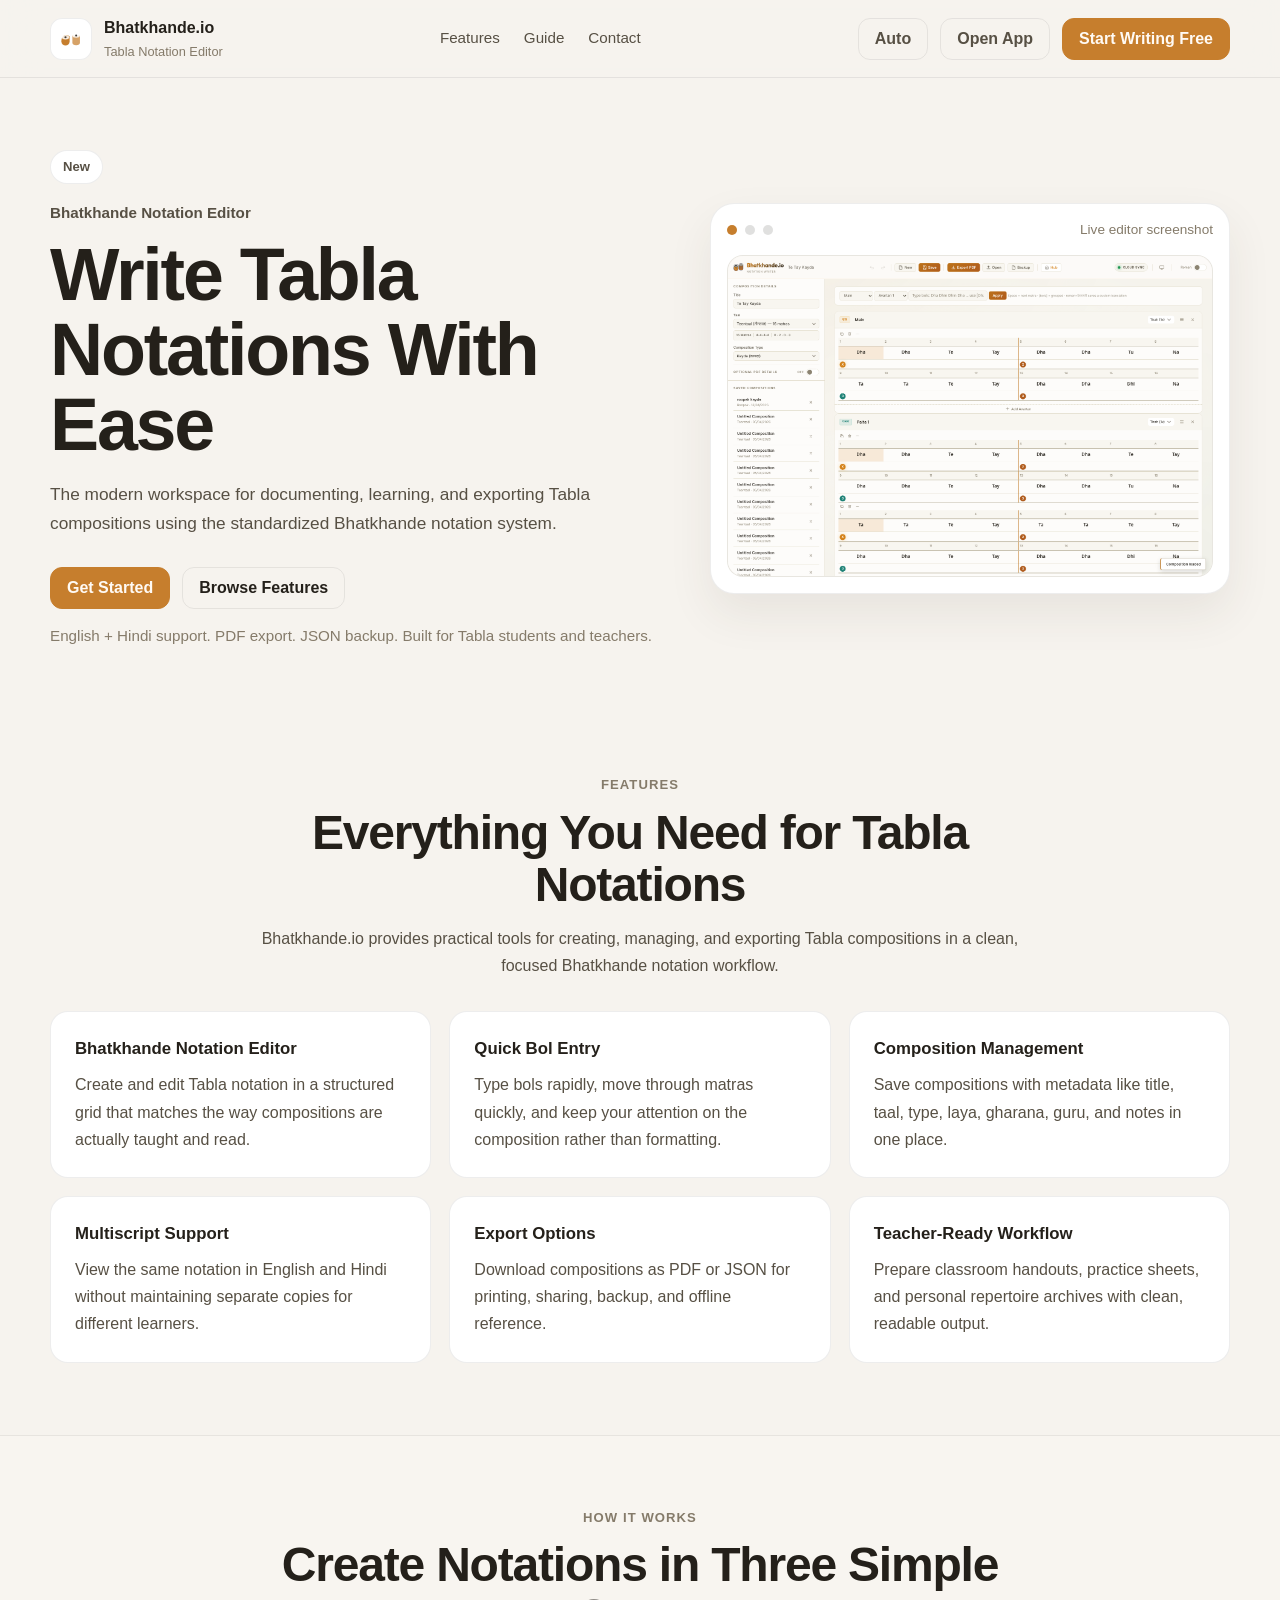
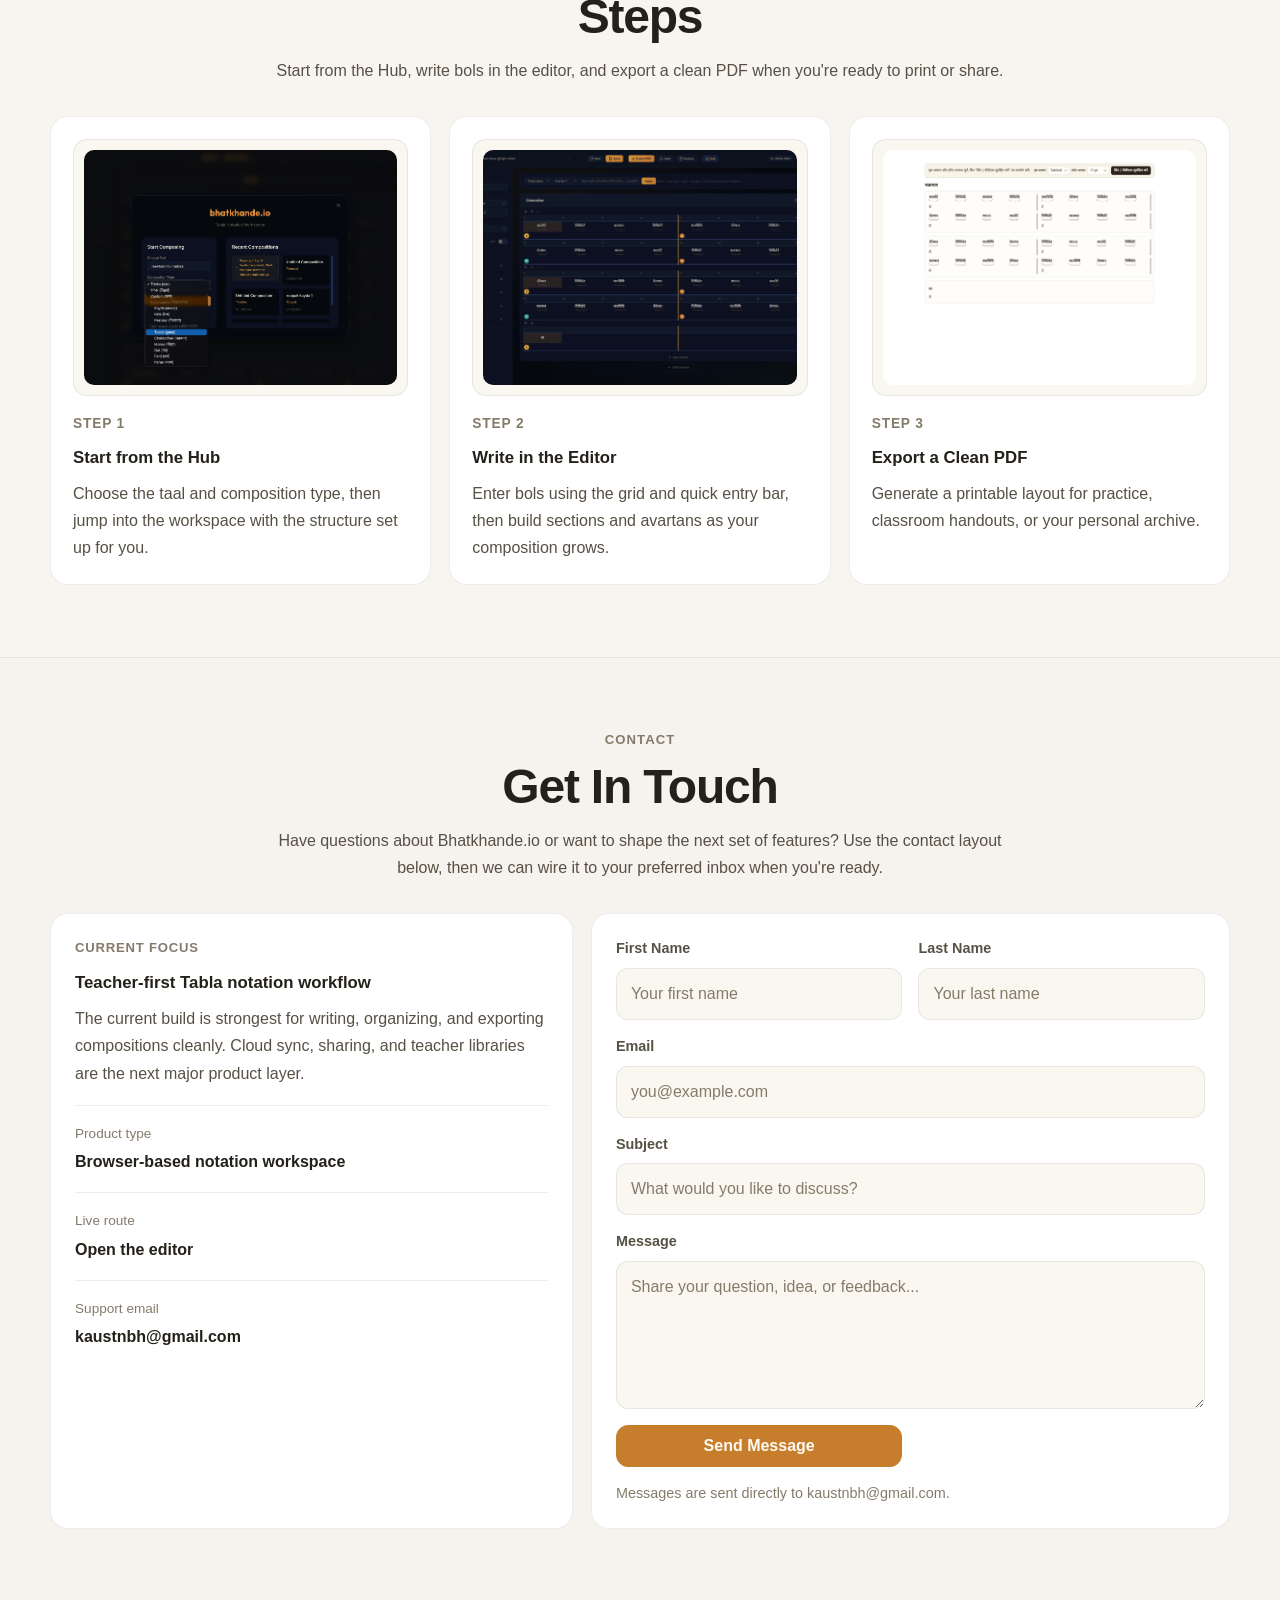
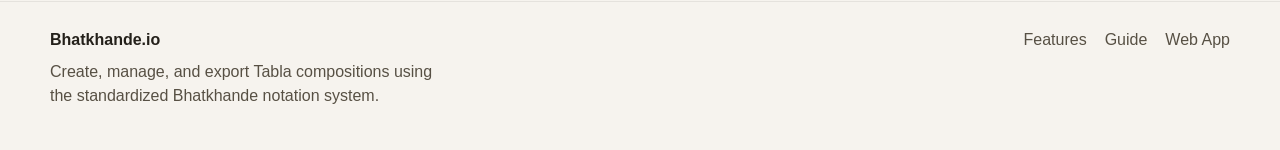
<file: index.html>
<!DOCTYPE html>
<html lang="en">

<head>
  <meta charset="UTF-8">
  <meta name="viewport" content="width=device-width, initial-scale=1.0">
  <meta name="description"
    content="Bhatkhande.io helps Tabla students and teachers create, organize, and export Bhatkhande notation with ease.">
  <title>Bhatkhande.io — Tabla Notation Workspace</title>
  <link rel="manifest" href="manifest.json">
  <meta name="theme-color" content="#faf8f4">
  <script>
    (() => {
      try {
        const savedTheme = localStorage.getItem('bhatkhande_io_theme') || 'auto';
        const actualTheme = savedTheme === 'auto'
          ? (window.matchMedia('(prefers-color-scheme: dark)').matches ? 'dark' : 'light')
          : savedTheme;
        document.documentElement.setAttribute('data-theme', actualTheme);
        document.documentElement.setAttribute('data-theme-setting', savedTheme);
      } catch (err) {
        document.documentElement.setAttribute('data-theme', 'dark');
        document.documentElement.setAttribute('data-theme-setting', 'auto');
      }
    })();
	  </script>
	  <link rel="stylesheet" href="css/landing.css?v=6">
	  <link rel="icon"
	    href="data:image/svg+xml,<svg xmlns='http://www.w3.org/2000/svg' viewBox='0 0 100 100'><text y='.9em' font-size='90'>🪘</text></svg>">
	</head>

<body>
  <div class="landing-page">
    <header class="site-header">
      <div class="shell header-row">
        <a class="brand" href="#top">
          <span class="brand-mark" aria-hidden="true">
            <svg width="22" height="22" viewBox="0 0 64 64" xmlns="http://www.w3.org/2000/svg">
              <g transform="translate(0, 8)">
                <path d="M28 31 C28 47, 4 47, 4 31 S15 8, 28 16 Z" fill="currentColor" />
                <ellipse cx="16" cy="19" rx="10.5" ry="6.5" fill="rgba(255,255,255,0.82)" />
                <circle cx="16" cy="19" r="3.1" fill="rgba(0,0,0,0.75)" />
              </g>
              <g transform="translate(33, 8)">
                <path d="M3 14 L3 35 Q3 42 14 42 Q25 42 25 35 L25 14 Z" fill="currentColor" opacity="0.72" />
                <ellipse cx="14" cy="14" rx="11" ry="6.5" fill="rgba(255,255,255,0.82)" />
                <circle cx="14" cy="14" r="3" fill="rgba(0,0,0,0.75)" />
              </g>
            </svg>
          </span>
          <span class="brand-copy">
            <span class="brand-name">Bhatkhande.io</span>
            <span class="brand-subtitle">Tabla Notation Editor</span>
          </span>
        </a>

	        <nav class="site-nav" aria-label="Primary">
	          <a href="#features">Features</a>
	          <a href="#guide">Guide</a>
	          <a href="#contact">Contact</a>
	        </nav>

        <div class="header-actions">
          <button class="theme-toggle" id="theme-toggle" type="button" title="Theme: Auto (click to toggle)">Auto</button>
          <a class="text-button" href="app.html">Open App</a>
          <a class="primary-button" href="app.html">Start Writing Free</a>
        </div>
      </div>
    </header>

    <main id="top">
      <section class="hero-section">
        <div class="shell hero-grid">
          <div class="hero-copy">
            <div class="hero-pill">New</div>
            <div class="hero-label">Bhatkhande Notation Editor</div>
            <h1>Write Tabla Notations With Ease</h1>
            <p class="hero-description">
              The modern workspace for documenting, learning, and exporting Tabla compositions using the standardized
              Bhatkhande notation system.
            </p>
            <div class="hero-actions">
              <a class="primary-button" href="app.html">Get Started</a>
              <a class="secondary-button" href="#features">Browse Features</a>
            </div>
            <div class="hero-meta">
              English + Hindi support. PDF export. JSON backup. Built for Tabla students and teachers.
            </div>
          </div>

          <div class="hero-visual">
            <div class="hero-shot-card">
              <div class="shot-toolbar">
                <div class="shot-dots" aria-hidden="true">
                  <span></span>
                  <span></span>
                  <span></span>
                </div>
                <div class="shot-caption">Live editor screenshot</div>
              </div>
              <img
                class="hero-shot"
                src="assets/screenshots/generated/editor-kayda.png"
                alt="Actual screenshot of the Bhatkhande.io editor showing a teentaal kayda composition">
            </div>
          </div>
        </div>
      </section>

      <section class="section-block" id="features">
        <div class="shell">
          <div class="section-head">
            <div class="section-kicker">Features</div>
            <h2>Everything You Need for Tabla Notations</h2>
            <p>
              Bhatkhande.io provides practical tools for creating, managing, and exporting Tabla compositions in a clean,
              focused Bhatkhande notation workflow.
            </p>
          </div>

          <div class="feature-grid">
            <article class="feature-card">
              <h3>Bhatkhande Notation Editor</h3>
              <p>Create and edit Tabla notation in a structured grid that matches the way compositions are actually taught and read.</p>
            </article>
            <article class="feature-card">
              <h3>Quick Bol Entry</h3>
              <p>Type bols rapidly, move through matras quickly, and keep your attention on the composition rather than formatting.</p>
            </article>
            <article class="feature-card">
              <h3>Composition Management</h3>
              <p>Save compositions with metadata like title, taal, type, laya, gharana, guru, and notes in one place.</p>
            </article>
            <article class="feature-card">
              <h3>Multiscript Support</h3>
              <p>View the same notation in English and Hindi without maintaining separate copies for different learners.</p>
            </article>
            <article class="feature-card">
              <h3>Export Options</h3>
              <p>Download compositions as PDF or JSON for printing, sharing, backup, and offline reference.</p>
            </article>
            <article class="feature-card">
              <h3>Teacher-Ready Workflow</h3>
              <p>Prepare classroom handouts, practice sheets, and personal repertoire archives with clean, readable output.</p>
            </article>
          </div>
        </div>
      </section>

	      <section class="section-block guide-section" id="guide">
	        <div class="shell">
	          <div class="section-head">
	            <div class="section-kicker">How It Works</div>
	            <h2>Create Notations in Three Simple Steps</h2>
	            <p>
	              Start from the Hub, write bols in the editor, and export a clean PDF when you're ready to print or share.
	            </p>
	          </div>

	          <div class="guide-list">
	            <article class="guide-card">
	              <div class="guide-image-frame">
	                <img src="assets/screenshots/guide/step-1.jpg" alt="Screenshot showing the Hub with taal and composition type selection">
	              </div>
	              <div class="guide-copy">
	                <div class="guide-step">Step 1</div>
	                <h3>Start from the Hub</h3>
	                <p>Choose the taal and composition type, then jump into the workspace with the structure set up for you.</p>
	              </div>
	            </article>

	            <article class="guide-card">
	              <div class="guide-image-frame">
	                <img src="assets/screenshots/guide/step-2.jpg" alt="Screenshot showing the notation editor with a composition loaded">
	              </div>
	              <div class="guide-copy">
	                <div class="guide-step">Step 2</div>
	                <h3>Write in the Editor</h3>
	                <p>Enter bols using the grid and quick entry bar, then build sections and avartans as your composition grows.</p>
	              </div>
	            </article>

	            <article class="guide-card">
	              <div class="guide-image-frame">
	                <img src="assets/screenshots/guide/step-3.jpg" alt="Screenshot showing a PDF-ready export preview of a composition">
	              </div>
	              <div class="guide-copy">
	                <div class="guide-step">Step 3</div>
	                <h3>Export a Clean PDF</h3>
	                <p>Generate a printable layout for practice, classroom handouts, or your personal archive.</p>
	              </div>
	            </article>
	          </div>
	        </div>
	      </section>

	      <section class="section-block contact-section" id="contact">
	        <div class="shell">
	          <div class="section-head">
            <div class="section-kicker">Contact</div>
            <h2>Get In Touch</h2>
            <p>
              Have questions about Bhatkhande.io or want to shape the next set of features? Use the contact layout below,
              then we can wire it to your preferred inbox when you're ready.
            </p>
          </div>

          <div class="contact-grid">
            <div class="contact-panel">
              <div class="contact-label">Current focus</div>
              <h3>Teacher-first Tabla notation workflow</h3>
              <p>
                The current build is strongest for writing, organizing, and exporting compositions cleanly. Cloud sync,
                sharing, and teacher libraries are the next major product layer.
              </p>

              <div class="contact-detail">
                <span>Product type</span>
                <strong>Browser-based notation workspace</strong>
              </div>
              <div class="contact-detail">
                <span>Live route</span>
                <strong><a href="app.html">Open the editor</a></strong>
              </div>
              <div class="contact-detail">
                <span>Support email</span>
                <strong><a href="mailto:kaustnbh@gmail.com">kaustnbh@gmail.com</a></strong>
              </div>
            </div>

            <form class="contact-form" id="contact-form">
              <label class="form-field">
                <span>First Name</span>
                <input type="text" name="firstName" placeholder="Your first name" autocomplete="given-name">
              </label>
              <label class="form-field">
                <span>Last Name</span>
                <input type="text" name="lastName" placeholder="Your last name" autocomplete="family-name">
              </label>
              <label class="form-field full-width">
                <span>Email</span>
                <input type="email" name="email" placeholder="you@example.com" autocomplete="email" required>
              </label>
              <label class="form-field full-width">
                <span>Subject</span>
                <input type="text" name="subject" placeholder="What would you like to discuss?">
              </label>
              <label class="form-field full-width">
                <span>Message</span>
                <textarea name="message" rows="5" placeholder="Share your question, idea, or feedback..." required></textarea>
              </label>
              <button class="primary-button stretch-button" id="contact-submit" type="submit">Send Message</button>
              <p class="form-note" id="contact-form-status" role="status" aria-live="polite">Messages are sent directly to kaustnbh@gmail.com.</p>
            </form>
          </div>
        </div>
      </section>
    </main>

    <footer class="site-footer">
      <div class="shell footer-row">
        <div class="footer-copy">
          <div class="footer-brand">Bhatkhande.io</div>
          <p>Create, manage, and export Tabla compositions using the standardized Bhatkhande notation system.</p>
        </div>
	        <div class="footer-links">
	          <a href="#features">Features</a>
	          <a href="#guide">Guide</a>
	          <a href="app.html">Web App</a>
	        </div>
	      </div>
	    </footer>
  </div>

  <script>
    document.addEventListener('DOMContentLoaded', () => {
      const toggleBtn = document.getElementById('theme-toggle');
      const contactForm = document.getElementById('contact-form');
      const contactSubmit = document.getElementById('contact-submit');
      const contactStatus = document.getElementById('contact-form-status');
      const supportEmail = 'kaustnbh@gmail.com';

      const setContactStatus = (message, state = 'idle') => {
        if (!contactStatus) return;
        contactStatus.textContent = message;
        contactStatus.dataset.state = state;
      };

      if (contactForm) {
        contactForm.addEventListener('submit', async (event) => {
          event.preventDefault();

          const formData = new FormData(contactForm);
          const payload = {
            firstName: (formData.get('firstName') || '').toString().trim(),
            lastName: (formData.get('lastName') || '').toString().trim(),
            email: (formData.get('email') || '').toString().trim(),
            subject: (formData.get('subject') || '').toString().trim(),
            message: (formData.get('message') || '').toString().trim()
          };
          const originalLabel = contactSubmit ? contactSubmit.textContent : 'Send Message';

          if (contactSubmit) {
            contactSubmit.disabled = true;
            contactSubmit.textContent = 'Sending...';
          }
          setContactStatus('Sending your message...', 'pending');

          try {
            const response = await fetch('/api/contact', {
              method: 'POST',
              headers: {
                'Content-Type': 'application/json'
              },
              body: JSON.stringify(payload)
            });
            const result = await response.json().catch(() => ({}));

            if (!response.ok || result.status !== 'success') {
              throw new Error(result.message || 'Could not send the message.');
            }

            contactForm.reset();
            setContactStatus('Your message has been sent. I will get back to you soon.', 'success');
          } catch (error) {
            console.error('Contact form error:', error);
            setContactStatus(`Could not send the message right now. Please try again or email ${supportEmail} directly.`, 'error');
          } finally {
            if (contactSubmit) {
              contactSubmit.disabled = false;
              contactSubmit.textContent = originalLabel;
            }
          }
        });
      }

      if (!toggleBtn) return;

      const themeMedia = window.matchMedia('(prefers-color-scheme: dark)');
      const themeKey = 'bhatkhande_io_theme';

      const applyTheme = (themeSetting) => {
        const actualTheme = themeSetting === 'auto'
          ? (themeMedia.matches ? 'dark' : 'light')
          : themeSetting;

        if (themeSetting === 'auto') {
          localStorage.removeItem(themeKey);
        } else {
          localStorage.setItem(themeKey, themeSetting);
        }

        document.documentElement.setAttribute('data-theme', actualTheme);
        document.documentElement.setAttribute('data-theme-setting', themeSetting);
        toggleBtn.textContent = themeSetting === 'auto'
          ? 'Auto'
          : themeSetting === 'dark'
            ? 'Dark'
            : 'Light';
        toggleBtn.title = `Theme: ${toggleBtn.textContent} (click to toggle)`;
      };

      const savedTheme = localStorage.getItem(themeKey) || 'auto';
      applyTheme(savedTheme);

      toggleBtn.addEventListener('click', () => {
        const currentSetting = document.documentElement.getAttribute('data-theme-setting') || 'auto';
        const nextSetting = currentSetting === 'auto'
          ? 'dark'
          : currentSetting === 'dark'
            ? 'light'
            : 'auto';
        applyTheme(nextSetting);
      });

      themeMedia.addEventListener('change', () => {
        if (!localStorage.getItem(themeKey)) {
          applyTheme('auto');
        }
      });
    });
  </script>
  <script>
    if ('serviceWorker' in navigator) {
      window.addEventListener('load', () => {
        navigator.serviceWorker.register('sw.js').catch(err => {
          console.warn('SW registration failed: ', err);
        });
      });
    }
  </script>
</body>
</html>
</file>
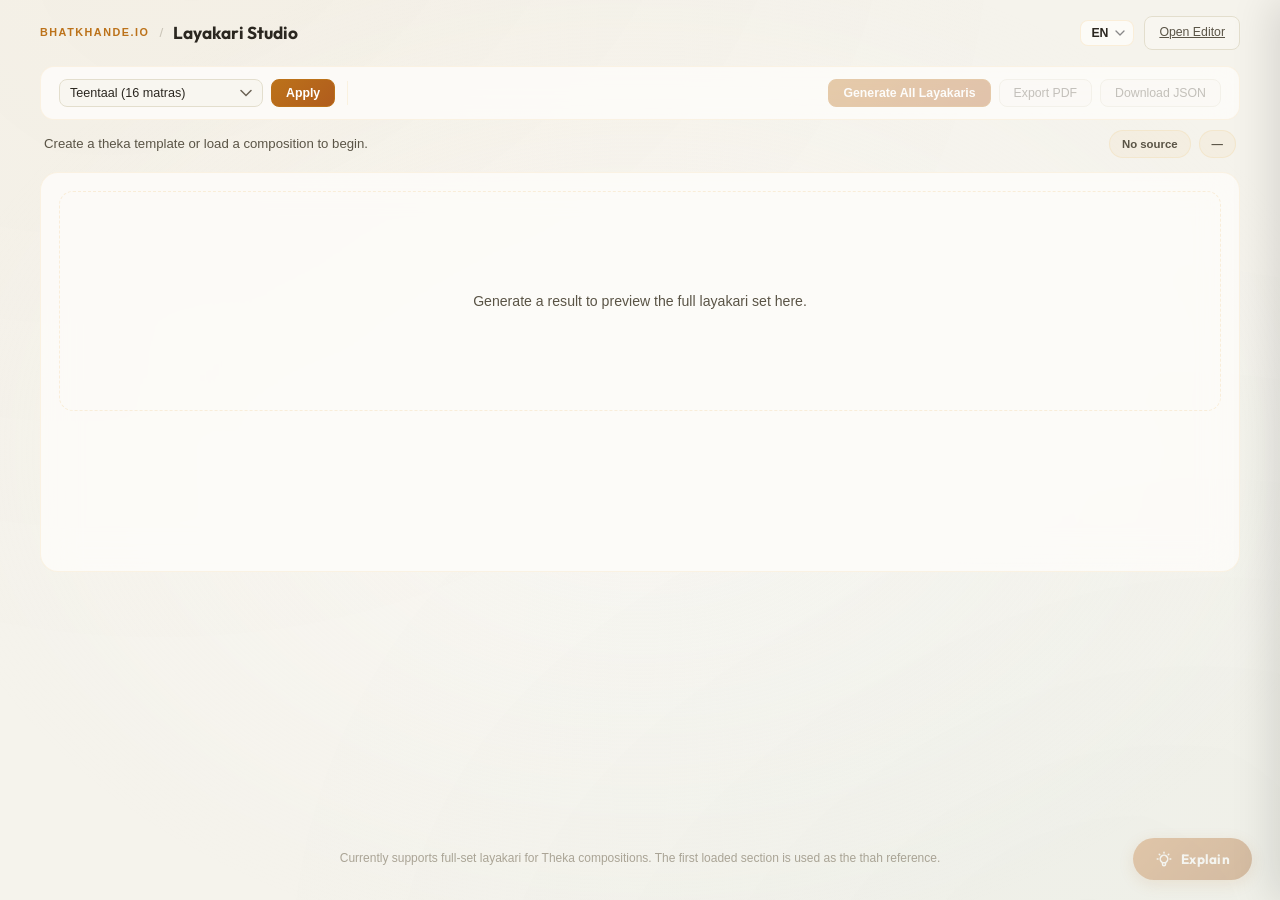
<file: layakari.html>
<!DOCTYPE html>
<html lang="en" data-theme="light">
<head>
  <meta charset="UTF-8">
  <meta name="viewport" content="width=device-width, initial-scale=1.0">
  <meta name="description" content="Generate a full layakari set from a tabla composition using the extracted bhatkhande.io layakari engine.">
  <title>Bhatkhande.io — Layakari Studio</title>
  <link rel="manifest" href="manifest.json">
  <meta name="theme-color" content="#faf8f4">
  <link rel="stylesheet" href="css/styles.css?v=212">
  <link rel="stylesheet" href="css/layakari.css?v=4">
  <link rel="icon"
    href="data:image/svg+xml,<svg xmlns='http://www.w3.org/2000/svg' viewBox='0 0 100 100'><text y='.9em' font-size='90'>🪘</text></svg>">
</head>
<body>
  <div class="layakari-shell">

    <!-- Slim header bar -->
    <header class="lk-header">
      <div class="lk-header-left">
        <a href="index.html" class="lk-brand">bhatkhande.io</a>
        <span class="lk-header-sep">/</span>
        <h1 class="lk-title">Layakari Studio</h1>
      </div>
      <div class="lk-header-right">
        <select id="layakari-script-select" class="lk-inline-select" title="Preview script">
          <option value="roman">EN</option>
          <option value="devanagari">हि</option>
        </select>
        <a href="app.html" class="btn btn-sm">Open Editor</a>
      </div>
    </header>

    <!-- Compact toolbar -->
    <div class="lk-toolbar">
      <div class="lk-toolbar-group">
        <select id="layakari-template-taal" class="form-select lk-toolbar-select"></select>
        <button id="btn-layakari-template" class="btn btn-primary btn-sm">Apply</button>
      </div>

      <div class="lk-toolbar-sep"></div>

      <div class="lk-toolbar-group lk-toolbar-actions">
        <button id="btn-generate-full-set" class="btn btn-primary btn-sm" disabled>Generate All Layakaris</button>
        <button id="btn-export-pdf" class="btn btn-sm" disabled>Export PDF</button>
        <button id="btn-download-layakari" class="btn btn-sm" disabled>Download JSON</button>
      </div>
    </div>

    <!-- Status + summary strip -->
    <div class="lk-info-strip">
      <div class="lk-status" id="layakari-status">Create a theka template or load a composition to begin.</div>
      <div class="lk-meta-pills">
        <span class="lk-pill" id="layakari-source-pill" title="Source composition">No source</span>
        <span class="lk-pill lk-pill-output" id="layakari-output-pill" title="Generated output">—</span>
      </div>
    </div>

    <!-- Main content area — full width -->
    <main class="lk-main">
      <section class="lk-preview-area">
        <div class="layakari-empty-state" id="layakari-empty-state">
          Generate a result to preview the full layakari set here.
        </div>
        <div id="layakari-preview" class="preview-readonly"></div>
      </section>
    </main>

    <!-- Floating explain trigger button -->
    <button class="lk-explain-fab" id="btn-explain-toggle" title="Explain This Layakari" disabled>
      <svg width="18" height="18" viewBox="0 0 24 24" fill="none" stroke="currentColor" stroke-width="2" stroke-linecap="round" stroke-linejoin="round">
        <path d="M9.663 17h4.674M12 3v1m6.364 1.636l-.707.707M21 12h-1M4 12H3m3.343-5.657l-.707-.707m2.828 9.9a5 5 0 117.072 0l-.548.547A3.374 3.374 0 0014 18.469V19a2 2 0 11-4 0v-.531c0-.895-.356-1.754-.988-2.386l-.548-.547z"/>
      </svg>
      <span class="lk-fab-label">Explain</span>
    </button>

    <!-- Explain sidebar overlay -->
    <div class="lk-explain-overlay" id="lk-explain-overlay"></div>
    <aside class="lk-explain-drawer" id="lk-explain-drawer">
      <div class="lk-drawer-header">
        <h2 class="lk-drawer-title">
          <svg width="16" height="16" viewBox="0 0 24 24" fill="none" stroke="currentColor" stroke-width="2" stroke-linecap="round" stroke-linejoin="round">
            <path d="M9.663 17h4.674M12 3v1m6.364 1.636l-.707.707M21 12h-1M4 12H3m3.343-5.657l-.707-.707m2.828 9.9a5 5 0 117.072 0l-.548.547A3.374 3.374 0 0014 18.469V19a2 2 0 11-4 0v-.531c0-.895-.356-1.754-.988-2.386l-.548-.547z"/>
          </svg>
          Explain This Layakari
        </h2>
        <button class="lk-drawer-close" id="btn-explain-close" title="Close">
          <svg width="18" height="18" viewBox="0 0 24 24" fill="none" stroke="currentColor" stroke-width="2" stroke-linecap="round"><line x1="18" y1="6" x2="6" y2="18"/><line x1="6" y1="6" x2="18" y2="18"/></svg>
        </button>
      </div>
      <div class="lk-drawer-body">
        <div class="layakari-explain-empty" id="layakari-explain-empty">
          Generate a result to see writing logic here.
        </div>
        <div class="layakari-explain-content" id="layakari-explain-content" hidden>
          <div class="layakari-explain-selector" id="layakari-explain-selector"></div>
          <div class="layakari-explain-card" id="layakari-explain-card"></div>
        </div>
      </div>
    </aside>

    <!-- Support note collapsed into a small footer hint -->
    <div class="lk-footer-hint" id="layakari-support-note">
      Currently supports full-set layakari for Theka compositions. The first loaded section is used as the thah reference.
    </div>
  </div>

  <div class="toast-container" id="toast-container"></div>

  <script src="js/taal-data.js?v=203"></script>
  <script src="js/layakari-core.js?v=3"></script>
  <script src="js/composition.js?v=204"></script>
  <script src="js/notation-grid.js?v=203"></script>
  <script src="js/pdf-import.js?v=203"></script>
  <script src="js/pdf-export.js?v=203"></script>
  <script src="js/layakari-app.js?v=3"></script>

  <script>
    if ('serviceWorker' in navigator) {
      window.addEventListener('load', () => {
        navigator.serviceWorker.register('sw.js').catch(err => {
          console.warn('SW registration failed: ', err);
        });
      });
    }
  </script>
</body>
</html>
</file>
<file: css/landing.css>
:root {
  --font-system: -apple-system, BlinkMacSystemFont, "SF Pro Text", "SF Pro Display", "Helvetica Neue", "Noto Sans Devanagari", sans-serif;
  --bg: #0d0f14;
  --bg-elevated: #141821;
  --bg-card: #171c26;
  --bg-soft: #1d2330;
  --text: #f4f5f7;
  --text-soft: #c7ccd6;
  --text-muted: #949aa5;
  --border: rgba(255, 255, 255, 0.09);
  --border-strong: rgba(255, 255, 255, 0.16);
  --primary: #f3b96c;
  --primary-strong: #eea949;
  --primary-ink: #18110a;
  --status-success: #9ece8b;
  --status-error: #ef8d73;
  --shadow: 0 20px 50px rgba(0, 0, 0, 0.22);
  --radius-xl: 24px;
  --radius-lg: 18px;
  --radius-md: 14px;
  --radius-sm: 10px;
  --shell: min(1180px, calc(100vw - 32px));
}

[data-theme="light"] {
  --bg: #f6f3ee;
  --bg-elevated: rgba(255, 255, 255, 0.82);
  --bg-card: #ffffff;
  --bg-soft: #faf7f1;
  --text: #24201a;
  --text-soft: #575044;
  --text-muted: #857b6a;
  --border: rgba(36, 32, 26, 0.08);
  --border-strong: rgba(36, 32, 26, 0.14);
  --primary: #c67e2d;
  --primary-strong: #b96d19;
  --primary-ink: #fffaf4;
  --status-success: #2f7a47;
  --status-error: #b4543a;
  --shadow: 0 20px 45px rgba(59, 47, 34, 0.08);
}

*,
*::before,
*::after {
  box-sizing: border-box;
}

html {
  scroll-behavior: smooth;
  color-scheme: dark;
}

[data-theme="light"] html {
  color-scheme: light;
}

body {
  margin: 0;
  min-height: 100vh;
  font-family: var(--font-system);
  background: var(--bg);
  color: var(--text);
  line-height: 1.5;
}

a {
  color: inherit;
  text-decoration: none;
}

img,
svg {
  display: block;
  max-width: 100%;
}

button,
input,
textarea {
  font: inherit;
}

.landing-page {
  min-height: 100vh;
}

.shell {
  width: var(--shell);
  margin: 0 auto;
}

.site-header {
  position: sticky;
  top: 0;
  z-index: 40;
  backdrop-filter: blur(18px);
  background: color-mix(in srgb, var(--bg) 82%, transparent);
  border-bottom: 1px solid var(--border);
}

.header-row {
  display: flex;
  align-items: center;
  justify-content: space-between;
  gap: 20px;
  padding: 16px 0;
}

.brand {
  display: inline-flex;
  align-items: center;
  gap: 12px;
  min-width: 0;
}

.brand-mark {
  width: 42px;
  height: 42px;
  border-radius: 12px;
  display: grid;
  place-items: center;
  background: var(--bg-card);
  color: var(--primary);
  border: 1px solid var(--border);
}

.brand-copy {
  display: grid;
  gap: 2px;
}

.brand-name {
  font-size: 1rem;
  font-weight: 700;
}

.brand-subtitle {
  font-size: 0.8rem;
  color: var(--text-muted);
}

.site-nav {
  display: inline-flex;
  align-items: center;
  gap: 24px;
  color: var(--text-soft);
  font-size: 0.95rem;
}

.site-nav a:hover,
.footer-links a:hover,
.text-button:hover {
  color: var(--text);
}

.header-actions {
  display: inline-flex;
  align-items: center;
  gap: 12px;
}

.theme-toggle,
.text-button,
.primary-button,
.secondary-button {
  display: inline-flex;
  align-items: center;
  justify-content: center;
  gap: 8px;
  min-height: 42px;
  padding: 0 16px;
  border-radius: 12px;
  border: 1px solid var(--border);
  font-weight: 600;
  transition: transform 0.18s ease, border-color 0.18s ease, background 0.18s ease;
}

.theme-toggle,
.text-button {
  background: transparent;
  color: var(--text-soft);
}

.secondary-button {
  background: transparent;
  color: var(--text);
}

.primary-button {
  background: var(--primary);
  border-color: var(--primary);
  color: var(--primary-ink);
}

.theme-toggle:hover,
.text-button:hover,
.primary-button:hover,
.secondary-button:hover {
  transform: translateY(-1px);
  border-color: var(--border-strong);
}

.primary-button:hover {
  background: var(--primary-strong);
  border-color: var(--primary-strong);
}

.primary-button:disabled,
.secondary-button:disabled,
.theme-toggle:disabled,
.text-button:disabled {
  cursor: wait;
  opacity: 0.72;
  transform: none;
}

.hero-section {
  padding: 72px 0 56px;
}

.hero-grid {
  display: grid;
  grid-template-columns: minmax(0, 1fr) minmax(360px, 520px);
  gap: 40px;
  align-items: center;
}

.hero-pill {
  display: inline-flex;
  align-items: center;
  padding: 6px 12px;
  border-radius: 999px;
  background: var(--bg-card);
  border: 1px solid var(--border);
  color: var(--text-soft);
  font-size: 0.82rem;
  font-weight: 600;
}

.hero-label {
  margin-top: 18px;
  color: var(--text-soft);
  font-size: 0.95rem;
  font-weight: 600;
}

.hero-copy h1 {
  margin: 12px 0 18px;
  font-size: clamp(2.8rem, 6vw, 4.6rem);
  line-height: 1.02;
  letter-spacing: -0.03em;
}

.hero-description {
  margin: 0;
  max-width: 58ch;
  color: var(--text-soft);
  font-size: 1.08rem;
  line-height: 1.7;
}

.hero-actions {
  display: flex;
  flex-wrap: wrap;
  gap: 12px;
  margin-top: 28px;
}

.hero-meta {
  margin-top: 16px;
  color: var(--text-muted);
  font-size: 0.95rem;
}

.hero-visual {
  width: 100%;
}

.hero-shot-card {
  padding: 16px;
  border-radius: var(--radius-xl);
  border: 1px solid var(--border);
  background: var(--bg-card);
  box-shadow: var(--shadow);
}

.shot-toolbar {
  display: flex;
  align-items: center;
  justify-content: space-between;
  gap: 12px;
  margin-bottom: 14px;
}

.shot-dots {
  display: flex;
  gap: 8px;
}

.shot-dots span {
  width: 10px;
  height: 10px;
  border-radius: 50%;
  background: var(--border-strong);
}

.shot-dots span:first-child {
  background: var(--primary);
}

.shot-caption {
  color: var(--text-muted);
  font-size: 0.85rem;
}

.hero-shot {
  width: 100%;
  border-radius: 16px;
  border: 1px solid var(--border);
  background: var(--bg-soft);
}

.section-block {
  padding: 72px 0;
}

.section-head {
  max-width: 760px;
  margin: 0 auto 32px;
  text-align: center;
}

.section-kicker {
  color: var(--text-muted);
  font-size: 0.82rem;
  font-weight: 700;
  letter-spacing: 0.08em;
  text-transform: uppercase;
}

.section-head h2 {
  margin: 12px 0 14px;
  font-size: clamp(2rem, 4vw, 3rem);
  line-height: 1.08;
  letter-spacing: -0.025em;
}

.section-head p {
  margin: 0;
  color: var(--text-soft);
  font-size: 1rem;
  line-height: 1.7;
}

.feature-grid {
  display: grid;
  grid-template-columns: repeat(3, minmax(0, 1fr));
  gap: 18px;
}

.feature-card,
.guide-card,
.contact-panel,
.contact-form {
  border: 1px solid var(--border);
  border-radius: var(--radius-lg);
  background: var(--bg-card);
}

.feature-card {
  padding: 24px;
}

.feature-card h3,
.guide-copy h3,
.contact-panel h3 {
  margin: 0 0 10px;
  font-size: 1.05rem;
}

.feature-card p,
.guide-copy p,
.contact-panel p {
  margin: 0;
  color: var(--text-soft);
  line-height: 1.7;
}

.guide-section {
  background: color-mix(in srgb, var(--bg-soft) 70%, transparent);
  border-top: 1px solid var(--border);
  border-bottom: 1px solid var(--border);
}

.guide-list {
  display: grid;
  grid-template-columns: repeat(3, minmax(0, 1fr));
  gap: 18px;
}

.guide-card {
  display: flex;
  flex-direction: column;
  padding: 22px;
  overflow: hidden;
}

.guide-step {
  margin-bottom: 10px;
  color: var(--text-muted);
  font-size: 0.86rem;
  font-weight: 700;
  text-transform: uppercase;
  letter-spacing: 0.06em;
}

.guide-image-frame {
  padding: 10px;
  border-radius: 14px;
  border: 1px solid var(--border);
  background: var(--bg-soft);
  margin-bottom: 18px;
}

.guide-image-frame img {
  width: 100%;
  border-radius: 10px;
  aspect-ratio: 4 / 3;
  object-fit: cover;
}

.stretch-button {
  width: 100%;
}

.contact-grid {
  display: grid;
  grid-template-columns: minmax(280px, 0.9fr) minmax(0, 1.1fr);
  gap: 18px;
}

.contact-panel,
.contact-form {
  padding: 24px;
}

.contact-label {
  margin-bottom: 12px;
  color: var(--text-muted);
  font-size: 0.82rem;
  font-weight: 700;
  letter-spacing: 0.06em;
  text-transform: uppercase;
}

.contact-detail {
  margin-top: 18px;
  padding-top: 18px;
  border-top: 1px solid var(--border);
}

.contact-detail span {
  display: block;
  color: var(--text-muted);
  font-size: 0.85rem;
  margin-bottom: 6px;
}

.contact-detail strong,
.contact-detail a {
  color: var(--text);
}

.contact-form {
  display: grid;
  grid-template-columns: repeat(2, minmax(0, 1fr));
  gap: 16px;
}

.form-field {
  display: grid;
  gap: 8px;
}

.form-field span {
  font-size: 0.9rem;
  font-weight: 600;
  color: var(--text-soft);
}

.form-field input,
.form-field textarea {
  width: 100%;
  padding: 13px 14px;
  border-radius: 12px;
  border: 1px solid var(--border);
  background: var(--bg-soft);
  color: var(--text);
  outline: none;
}

.form-field input::placeholder,
.form-field textarea::placeholder {
  color: var(--text-muted);
}

.form-field input:focus,
.form-field textarea:focus {
  border-color: color-mix(in srgb, var(--primary) 48%, var(--border));
}

.full-width {
  grid-column: 1 / -1;
}

.form-note {
  grid-column: 1 / -1;
  margin: 0;
  color: var(--text-muted);
  font-size: 0.9rem;
}

.form-note[data-state="pending"] {
  color: var(--text-soft);
}

.form-note[data-state="success"] {
  color: var(--status-success);
}

.form-note[data-state="error"] {
  color: var(--status-error);
}

.site-footer {
  border-top: 1px solid var(--border);
  padding: 26px 0 42px;
}

.footer-row {
  display: flex;
  justify-content: space-between;
  gap: 18px;
  align-items: flex-start;
}

.footer-brand {
  font-weight: 700;
  margin-bottom: 8px;
}

.footer-copy p {
  margin: 0;
  max-width: 44ch;
  color: var(--text-soft);
}

.footer-links {
  display: flex;
  align-items: center;
  gap: 18px;
  color: var(--text-soft);
}

@media (max-width: 1100px) {
  .hero-grid,
  .contact-grid,
  .guide-list {
    grid-template-columns: 1fr;
    max-width: 480px;
    margin: 0 auto;
  }

  .feature-grid {
    grid-template-columns: repeat(2, minmax(0, 1fr));
  }
}

@media (max-width: 860px) {
  .site-nav {
    display: none;
  }

  .header-row,
  .footer-row {
    flex-direction: column;
    align-items: flex-start;
  }

  .header-actions,
  .footer-links {
    flex-wrap: wrap;
  }
}

@media (max-width: 640px) {
  .shell {
    width: min(100vw - 24px, 1180px);
  }

  .hero-section,
  .section-block {
    padding: 52px 0;
  }

  .feature-grid,
  .contact-form {
    grid-template-columns: 1fr;
  }

  .contact-form .full-width {
    grid-column: auto;
  }

  .hero-actions,
  .header-actions {
    width: 100%;
  }

  .theme-toggle,
  .text-button,
  .primary-button,
  .secondary-button {
    flex: 1 1 auto;
  }
}
</file>
<file: css/styles.css>
/* ═══════════════════════════════════════════════════════════════════════
   bhatkhande.io — Tabla Bhatkhande Notation Writer
   Complete Stylesheet — Premium Dark Theme with Indian Classical Aesthetics
   Recreated from scratch with enhanced design
   ═══════════════════════════════════════════════════════════════════════ */

/* ─── Google Fonts Import ──────────────────────────────────────────── */
@import url('https://fonts.googleapis.com/css2?family=Noto+Sans+Devanagari:wght@400;500;600;700&family=Inter:wght@300;400;500;600;700&family=Outfit:wght@400;500;600;700&family=Lora:ital,wght@0,400;0,500;0,600;0,700;1,400&display=swap');

/* ─── Design Tokens ────────────────────────────────────────────────── */
:root {
  /* Backgrounds */
  --bg-primary: #06090f;
  --bg-secondary: #0c1120;
  --bg-tertiary: #111827;
  --bg-elevated: #182038;
  --bg-glass: rgba(12, 17, 32, 0.92);
  --bg-glass-hover: rgba(24, 32, 56, 0.95);
  --bg-surface: #0f1525;

  /* Text */
  --text-primary: #ece6d8;
  --text-secondary: #b5ac94;
  --text-muted: #6d6555;
  --text-inverse: #0c1120;

  /* Indian Classical Accent palette */
  --accent-sam: #e8a838;
  /* Saffron Gold — Sam */
  --accent-sam-glow: rgba(232, 168, 56, 0.12);
  --accent-taali: #c47832;
  /* Copper — Taali */
  --accent-taali-glow: rgba(196, 120, 50, 0.10);
  --accent-khali: #2a9d8f;
  /* Teal — Khali */
  --accent-khali-glow: rgba(42, 157, 143, 0.10);
  --accent-primary: #d4943a;
  /* Warm Gold — Primary actions */
  --accent-hover: #e8a838;
  --accent-subtle: rgba(212, 148, 58, 0.08);
  --goldPrimary: #e8a838;
  --goldAccent: #c47832;
  --border-color: #1a2540;

  /* Functional */
  --danger: #e74c3c;
  --success: #27ae60;
  --info: #4a90d9;

  /* Grid */
  --grid-border: #1a2540;
  --grid-border-strong: #2d3d68;
  --grid-cell-hover: rgba(232, 168, 56, 0.05);
  --grid-cell-active: rgba(232, 168, 56, 0.14);
  --grid-vibhaag: #d4943a;

  /* Layout */
  --sidebar-width: 320px;
  --header-height: 76px;
  --radius-xs: 4px;
  --radius-sm: 6px;
  --radius-md: 10px;
  --radius-lg: 16px;

  /* Shadows */
  --shadow-xs: 0 1px 4px rgba(0, 0, 0, 0.25);
  --shadow-sm: 0 2px 10px rgba(0, 0, 0, 0.30);
  --shadow-md: 0 4px 24px rgba(0, 0, 0, 0.40);
  --shadow-lg: 0 8px 48px rgba(0, 0, 0, 0.50);
  --shadow-glow: 0 0 24px rgba(232, 168, 56, 0.12);

  /* Transitions */
  --transition-fast: 0.15s ease;
  --transition-normal: 0.25s ease;
  --transition-slow: 0.4s cubic-bezier(0.4, 0, 0.2, 1);
}

/* ─── Light Mode Theme ─────────────────────────────────────────────── */
[data-theme="light"] {
  /* Warm Paper Backgrounds */
  --bg-primary: #f5f3ec;
  --bg-secondary: #fdfcfa;
  --bg-tertiary: #f8f6f0;
  --bg-elevated: #ffffff;
  --bg-glass: rgba(253, 252, 250, 0.85);
  --bg-glass-hover: rgba(255, 255, 255, 0.95);
  --bg-surface: #fdfcfa;

  /* Charcoal slate text */
  --text-primary: #2b2720;
  --text-secondary: #5a5446;
  --text-muted: #8b8371;
  --text-inverse: #ffffff;

  /* Accents — Saturated for strong white contrast */
  --accent-sam: #d4821a;
  --accent-sam-glow: rgba(212, 130, 26, 0.15);
  --accent-taali: #b05c1d;
  --accent-taali-glow: rgba(176, 92, 29, 0.12);
  --accent-khali: #1f8276;
  --accent-khali-glow: rgba(31, 130, 118, 0.12);
  --accent-primary: #bc721a;
  --accent-hover: #d4821a;
  --accent-subtle: rgba(188, 114, 26, 0.10);
  --goldPrimary: #d4821a;
  --goldAccent: #b05c1d;
  --border-color: #e3decd;

  /* Functional */
  --danger: #d93826;
  --success: #1e9650;
  --info: #347bc9;

  /* Grid */
  --grid-border: #e3decd;
  --grid-border-strong: #c2bba8;
  --grid-cell-hover: rgba(212, 130, 26, 0.08);
  --grid-cell-active: rgba(212, 130, 26, 0.20);
  --grid-vibhaag: #bc721a;

  /* Shadows — Softer, spread wider */
  --shadow-xs: 0 1px 3px rgba(43, 39, 32, 0.08);
  --shadow-sm: 0 3px 8px rgba(43, 39, 32, 0.12);
  --shadow-md: 0 6px 16px rgba(43, 39, 32, 0.15);
  --shadow-lg: 0 12px 32px rgba(43, 39, 32, 0.20);
  --shadow-glow: 0 0 16px rgba(212, 130, 26, 0.25);
}

/* ─── Reset & Base ─────────────────────────────────────────────────── */
*,
*::before,
*::after {
  margin: 0;
  padding: 0;
  box-sizing: border-box;
}

html {
  font-size: 15px;
  scroll-behavior: smooth;
}

body {
  font-family: -apple-system, BlinkMacSystemFont, "Segoe UI", Roboto, Helvetica, Arial, "Noto Sans Devanagari", sans-serif;
  background: var(--bg-primary);
  color: var(--text-primary);
  line-height: 1.6;
  min-height: 100vh;
  overflow-x: hidden;
  -webkit-font-smoothing: antialiased;
  -moz-osx-font-smoothing: grayscale;
}

/* Ambient background aura */
body::before {
  content: '';
  position: fixed;
  top: 0;
  left: 0;
  right: 0;
  bottom: 0;
  background:
    radial-gradient(ellipse at 15% -5%, rgba(232, 168, 56, 0.05) 0%, transparent 55%),
    radial-gradient(ellipse at 85% 105%, rgba(42, 157, 143, 0.04) 0%, transparent 55%),
    radial-gradient(ellipse at 50% 50%, rgba(12, 17, 32, 0.3) 0%, transparent 80%);
  pointer-events: none;
  z-index: 0;
}

[data-theme="light"] body::before {
  background:
    radial-gradient(ellipse at 15% -5%, rgba(212, 130, 26, 0.03) 0%, transparent 55%),
    radial-gradient(ellipse at 85% 105%, rgba(31, 130, 118, 0.03) 0%, transparent 55%),
    radial-gradient(ellipse at 50% 50%, rgba(253, 252, 250, 0.5) 0%, transparent 80%);
}

::selection {
  background: rgba(232, 168, 56, 0.30);
  color: var(--text-primary);
}


/* ─── App Layout ───────────────────────────────────────────────────── */
.app-container {
  display: flex;
  flex-direction: column;
  min-height: 100vh;
  position: relative;
  z-index: 1;
}


/* ═══════════════════════════════════════════════════════════════════════
   HEADER / TOOLBAR
   ═══════════════════════════════════════════════════════════════════════ */
.app-header {
  min-height: var(--header-height);
  background: var(--bg-glass);
  backdrop-filter: blur(24px) saturate(1.2);
  -webkit-backdrop-filter: blur(24px) saturate(1.2);
  border-bottom: 1px solid rgba(232, 168, 56, 0.10);
  display: flex;
  align-items: center;
  justify-content: space-between;
  gap: 12px 18px;
  flex-wrap: wrap;
  padding: 10px 18px;
  position: sticky;
  top: 0;
  z-index: 100;
}

.header-left {
  display: flex;
  align-items: center;
  flex-wrap: wrap;
  gap: 14px;
}

.app-logo {
  display: flex;
  align-items: center;
  gap: 10px;
  text-decoration: none;
}

.logo-icon {
  width: 34px;
  height: 34px;
  background: linear-gradient(135deg, var(--accent-sam), var(--accent-taali));
  border-radius: var(--radius-sm);
  display: flex;
  align-items: center;
  justify-content: center;
  font-size: 17px;
  box-shadow: var(--shadow-glow);
  transition: transform var(--transition-normal);
}

.logo-icon:hover {
  transform: scale(1.08) rotate(-2deg);
}

.logo-text {
  font-family: -apple-system, BlinkMacSystemFont, "Segoe UI", Roboto, Helvetica, Arial, sans-serif;
  font-size: 1.25rem;
  font-weight: 700;
  background: linear-gradient(135deg, var(--accent-sam) 0%, var(--text-primary) 100%);
  -webkit-background-clip: text;
  -webkit-text-fill-color: transparent;
  background-clip: text;
  letter-spacing: -0.02em;
}

.logo-subtitle {
  font-size: 0.6rem;
  color: var(--text-muted);
  letter-spacing: 0.10em;
  text-transform: uppercase;
}

.header-title-display {
  font-family: -apple-system, BlinkMacSystemFont, "Segoe UI", Roboto, Helvetica, Arial, sans-serif;
  font-size: 1.05rem;
  color: var(--text-secondary);
  font-weight: 500;
  max-width: 220px;
  overflow: hidden;
  text-overflow: ellipsis;
  white-space: nowrap;
  opacity: 0.9;
  letter-spacing: 0.01em;
}

.header-center {
  display: flex;
  align-items: center;
  gap: 8px;
  flex: 1 1 560px;
  flex-wrap: wrap;
  justify-content: center;
}

.header-right {
  display: flex;
  align-items: center;
  flex-wrap: wrap;
  gap: 12px;
  margin-left: auto;
}

/* ─── Header Script Toggle ────────────────────────────────────────── */
.header-script-btn {
  display: inline-flex;
  align-items: center;
  justify-content: center;
  padding: 4px 10px;
  background: var(--bg-tertiary);
  border: 1px solid var(--grid-border);
  border-radius: 20px;
  cursor: pointer;
  transition: all var(--transition-normal);
  user-select: none;
}

.header-script-btn:hover {
  background: var(--bg-elevated);
  border-color: var(--grid-border-strong);
  transform: translateY(-1px);
  box-shadow: var(--shadow-xs);
}

.header-script-btn:active {
  transform: translateY(0) scale(0.97);
}

.header-script-label {
  font-size: 0.68rem;
  font-weight: 700;
  color: var(--accent-primary);
  text-transform: uppercase;
  letter-spacing: 0.06em;
}

/* ─── Header Sync Indicator ───────────────────────────────────────── */
.header-sync-indicator {
  display: flex;
  align-items: center;
  justify-content: center;
  width: 28px;
  height: 28px;
  border-radius: 50%;
  background: var(--bg-tertiary);
  border: 1px solid var(--grid-border);
  cursor: help;
  transition: all var(--transition-normal);
}

.header-sync-indicator:hover {
  background: var(--bg-elevated);
  border-color: var(--grid-border-strong);
}

.header-sync-indicator .sync-dot {
  width: 8px;
  height: 8px;
  border-radius: 50%;
  background: var(--text-muted);
  position: relative;
}

.header-sync-indicator.syncing .sync-dot {
  background: var(--info);
  box-shadow: 0 0 8px var(--info);
  animation: syncPulse 1.5s infinite ease-in-out;
}

.header-sync-indicator.connected .sync-dot {
  background: var(--success);
  box-shadow: 0 0 8px var(--success);
}

.header-sync-indicator.disconnected .sync-dot {
  background: var(--text-muted);
  box-shadow: none;
}

/* ─── Sync Status Indicator ───────────────────────────────────────── */
.sync-status {
  display: flex;
  align-items: center;
  gap: 8px;
  padding: 4px 10px;
  background: var(--bg-tertiary);
  border: 1px solid var(--grid-border);
  border-radius: 20px;
  cursor: help;
  transition: all var(--transition-normal);
}

.sync-status:hover {
  background: var(--bg-elevated);
  border-color: var(--grid-border-strong);
}

.sync-dot {
  width: 8px;
  height: 8px;
  border-radius: 50%;
  background: var(--accent-sam);
  position: relative;
}

.sync-status.syncing .sync-dot {
  background: var(--info);
  box-shadow: 0 0 8px var(--info);
  animation: syncPulse 1.5s infinite ease-in-out;
}

.sync-status.connected .sync-dot {
  background: var(--success);
  box-shadow: 0 0 8px var(--success);
}

.sync-status.disconnected .sync-dot {
  background: var(--text-muted);
  box-shadow: none;
}

.sync-label {
  font-size: 0.68rem;
  font-weight: 600;
  color: var(--text-secondary);
  text-transform: uppercase;
  letter-spacing: 0.04em;
}

@keyframes syncPulse {
  0% { transform: scale(1); opacity: 1; }
  50% { transform: scale(1.3); opacity: 0.6; }
  100% { transform: scale(1); opacity: 1; }
}

/* Offline Helper for Dashboard */
.dash-offline-notice {
  display: flex;
  align-items: center;
  gap: 10px;
  padding: 12px 16px;
  background: rgba(232, 168, 56, 0.05);
  border: 1px solid rgba(232, 168, 56, 0.15);
  border-radius: var(--radius-md);
  margin-bottom: 20px;
  color: var(--accent-sam);
  font-size: 0.8rem;
  font-weight: 500;
}


/* ═══════════════════════════════════════════════════════════════════════
   BUTTONS
   ═══════════════════════════════════════════════════════════════════════ */
.btn {
  display: inline-flex;
  align-items: center;
  gap: 5px;
  padding: 6px 12px;
  border: 1px solid var(--grid-border);
  border-radius: var(--radius-sm);
  background: var(--bg-tertiary);
  color: var(--text-secondary);
  font-size: 0.78rem;
  font-weight: 500;
  cursor: pointer;
  transition: all var(--transition-fast);
  white-space: nowrap;
  font-family: inherit;
  user-select: none;
}

.btn:hover {
  background: var(--bg-elevated);
  color: var(--text-primary);
  border-color: var(--grid-border-strong);
  transform: translateY(-1px);
  box-shadow: var(--shadow-xs);
}

.btn:active {
  transform: translateY(0) scale(0.98);
}

.btn:disabled {
  opacity: 0.35;
  cursor: not-allowed;
  transform: none;
}

.btn-primary {
  background: linear-gradient(135deg, var(--accent-primary), var(--accent-taali));
  color: var(--text-inverse);
  border-color: var(--accent-primary);
  font-weight: 600;
}

.btn-primary:hover {
  background: linear-gradient(135deg, var(--accent-hover), var(--accent-primary));
  border-color: var(--accent-hover);
  color: var(--text-inverse);
  box-shadow: var(--shadow-glow);
}

.btn-icon {
  display: inline-flex;
  align-items: center;
  justify-content: center;
  width: 30px;
  height: 30px;
  padding: 0;
  border: 1px solid transparent;
  border-radius: var(--radius-sm);
  background: transparent;
  color: var(--text-muted);
  cursor: pointer;
  transition: all var(--transition-fast);
}

.btn-icon:hover {
  background: var(--bg-elevated);
  color: var(--text-primary);
  border-color: var(--grid-border);
}

.btn-icon:disabled {
  opacity: 0.25;
  cursor: not-allowed;
}

.toolbar-separator {
  width: 1px;
  height: 22px;
  background: var(--grid-border);
  margin: 0 3px;
}

/* ─── Toolbar Overflow Menu ────────────────────────────────────────── */
.toolbar-overflow {
  position: relative;
  display: inline-block;
}

.toolbar-overflow-menu {
  position: absolute;
  top: calc(100% + 8px);
  right: 0;
  background: var(--bg-primary);
  border: 1px solid var(--grid-border-strong);
  border-radius: var(--radius-md);
  box-shadow: var(--shadow-lg);
  display: none;
  flex-direction: column;
  min-width: 180px;
  z-index: 100;
  padding: 6px 0;
}

.toolbar-overflow-menu.active {
  display: flex;
}

.toolbar-overflow-menu .menu-item {
  display: flex;
  align-items: center;
  gap: 10px;
  padding: 8px 16px;
  border: none;
  background: transparent;
  color: var(--text-primary);
  font-size: 0.82rem;
  font-weight: 500;
  cursor: pointer;
  width: 100%;
  text-align: left;
  transition: all var(--transition-fast);
}

.toolbar-overflow-menu .menu-item:hover {
  background: var(--bg-elevated);
  color: var(--accent-primary);
}

.toolbar-overflow-menu .menu-separator {
  height: 1px;
  background: var(--grid-border);
  margin: 6px 0;
}

/* ─── Menu Toggle Items (Theme / Script) ──────────────────────────── */
.menu-item.menu-item-toggle {
  display: flex;
  align-items: center;
  gap: 10px;
  padding: 8px 16px;
  border: none;
  background: transparent;
  color: var(--text-primary);
  font-size: 0.82rem;
  font-weight: 500;
  cursor: pointer;
  width: 100%;
  text-align: left;
  transition: all var(--transition-fast);
  user-select: none;
}

.menu-item.menu-item-toggle:hover {
  background: var(--bg-elevated);
  color: var(--accent-primary);
}

.menu-item-value {
  margin-left: auto;
  font-size: 0.72rem;
  font-weight: 700;
  color: var(--accent-primary);
  text-transform: uppercase;
  letter-spacing: 0.04em;
  padding: 2px 8px;
  background: var(--accent-subtle);
  border-radius: var(--radius-xs);
  transition: all var(--transition-fast);
}

.menu-item.menu-item-toggle:hover .menu-item-value {
  background: rgba(212, 148, 58, 0.15);
}

/* ─── In-Menu Sync Status ─────────────────────────────────────────── */
.menu-item.menu-item-status {
  display: flex;
  align-items: center;
  gap: 10px;
  padding: 8px 16px;
  font-size: 0.75rem;
  font-weight: 600;
  color: var(--text-secondary);
  cursor: default;
  letter-spacing: 0.02em;
}

.menu-item-status .sync-dot {
  width: 8px;
  height: 8px;
  border-radius: 50%;
  background: var(--accent-sam);
  flex-shrink: 0;
  position: relative;
}

.menu-item-status.syncing .sync-dot {
  background: var(--info);
  box-shadow: 0 0 8px var(--info);
  animation: syncPulse 1.5s infinite ease-in-out;
}

.menu-item-status.connected .sync-dot {
  background: var(--success);
  box-shadow: 0 0 8px var(--success);
}

.menu-item-status.disconnected .sync-dot {
  background: var(--text-muted);
  box-shadow: none;
}


/* ═══════════════════════════════════════════════════════════════════════
   SCRIPT TOGGLE SWITCH
   ═══════════════════════════════════════════════════════════════════════ */
.script-toggle-wrapper {
  display: flex;
  align-items: center;
  gap: 8px;
}

.script-toggle-label {
  font-size: 0.72rem;
  color: var(--text-muted);
  min-width: 52px;
  text-align: right;
  font-weight: 500;
}

.toggle-switch {
  position: relative;
  width: 42px;
  height: 22px;
}

.toggle-switch input {
  opacity: 0;
  width: 0;
  height: 0;
}

.toggle-slider {
  position: absolute;
  cursor: pointer;
  top: 0;
  left: 0;
  right: 0;
  bottom: 0;
  background: var(--bg-elevated);
  border: 1px solid var(--grid-border);
  border-radius: 11px;
  transition: var(--transition-normal);
}

.toggle-slider::before {
  content: '';
  position: absolute;
  height: 16px;
  width: 16px;
  left: 2px;
  bottom: 2px;
  background: var(--text-muted);
  border-radius: 50%;
  transition: var(--transition-normal);
}

.toggle-switch input:checked+.toggle-slider {
  background: var(--accent-primary);
  border-color: var(--accent-primary);
}

.toggle-switch input:checked+.toggle-slider::before {
  transform: translateX(20px);
  background: var(--text-inverse);
}


/* ═══════════════════════════════════════════════════════════════════════
   MAIN LAYOUT (Sidebar + Content)
   ═══════════════════════════════════════════════════════════════════════ */
.app-body {
  display: flex;
  flex: 1;
  overflow: hidden;
}


/* ─── Info Toggle Button ───────────────────────────────────────────── */
.btn-info-toggle {
  border-radius: 24px;
  border: 1px solid rgba(212, 148, 58, 0.25);
  color: var(--accent-primary);
  background: var(--accent-subtle);
  cursor: pointer;
  transition: all var(--transition-normal);
  display: inline-flex;
  align-items: center;
  gap: 8px;
  padding: 6px 16px;
  font-size: 0.78rem;
  font-weight: 600;
  letter-spacing: 0.02em;
  white-space: nowrap;
  backdrop-filter: blur(8px);
  -webkit-backdrop-filter: blur(8px);
}

.btn-info-toggle:hover {
  background: rgba(212, 148, 58, 0.15);
  border-color: rgba(212, 148, 58, 0.4);
  color: var(--accent-hover);
  transform: translateY(-1px);
  box-shadow: 0 4px 12px rgba(212, 148, 58, 0.1);
}

.btn-info-toggle svg {
  opacity: 0.95;
  transition: transform var(--transition-fast);
}

.btn-info-toggle:hover svg {
  transform: scale(1.05);
}

.btn-info-toggle svg circle {
  fill: currentColor;
}

.btn-info-toggle svg line {
  stroke: var(--bg-primary);
}

.btn-info-toggle.active {
  background: linear-gradient(135deg, var(--accent-primary), var(--accent-taali));
  color: var(--text-inverse);
  border-color: var(--accent-primary);
  box-shadow: var(--shadow-glow);
}

.btn-info-toggle.active span {
  color: var(--text-inverse);
}

.btn-info-toggle.active svg {
  opacity: 1;
}

.btn-info-toggle.active svg line,
.btn-info-toggle.active svg circle {
  stroke: var(--text-inverse);
}
.btn-info-toggle.active svg line {
  stroke: var(--accent-primary);
}

/* ─── Sidebar Overlay (Backdrop) ───────────────────────────────────── */
.sidebar-overlay {
  position: fixed;
  top: 0;
  left: 0;
  right: 0;
  bottom: 0;
  background: rgba(0, 0, 0, 0.45);
  backdrop-filter: blur(4px);
  -webkit-backdrop-filter: blur(4px);
  z-index: 199;
  opacity: 0;
  pointer-events: none;
  transition: opacity var(--transition-slow);
}

.sidebar-overlay.visible {
  opacity: 1;
  pointer-events: auto;
}

/* ─── Sidebar (Right-Side Panel) ───────────────────────────────────── */
.sidebar {
  position: fixed;
  top: 0;
  right: 0;
  bottom: 0;
  width: var(--sidebar-width);
  background: var(--bg-glass);
  backdrop-filter: blur(24px) saturate(1.2);
  -webkit-backdrop-filter: blur(24px) saturate(1.2);
  border-left: 1px solid var(--grid-border);
  display: flex;
  flex-direction: column;
  overflow-y: auto;
  z-index: 200;
  transform: translateX(100%);
  transition: transform var(--transition-slow);
  box-shadow: none;
}

.sidebar.sidebar-open {
  transform: translateX(0);
  box-shadow: -8px 0 40px rgba(0, 0, 0, 0.35);
}

/* ─── Sidebar Header ──────────────────────────────────────────────── */
.sidebar-header {
  display: flex;
  align-items: center;
  justify-content: space-between;
  padding: 14px 18px;
  border-bottom: 1px solid var(--grid-border);
  background: var(--bg-tertiary);
  flex-shrink: 0;
}

.sidebar-header-title {
  font-family: -apple-system, BlinkMacSystemFont, "Segoe UI", Roboto, Helvetica, Arial, sans-serif;
  font-size: 1.05rem;
  font-weight: 600;
  color: var(--text-primary);
  letter-spacing: 0.01em;
}

.sidebar-close-btn {
  width: 30px;
  height: 30px;
  display: flex;
  align-items: center;
  justify-content: center;
  border: none;
  background: transparent;
  color: var(--text-muted);
  border-radius: var(--radius-sm);
  cursor: pointer;
  transition: all var(--transition-fast);
}

.sidebar-close-btn:hover {
  background: var(--bg-elevated);
  color: var(--text-primary);
}

.sidebar-section {
  padding: 16px 18px;
  border-bottom: 1px solid var(--grid-border);
}

.sidebar-section-header {
  display: flex;
  align-items: center;
  justify-content: space-between;
  gap: 12px;
  margin-bottom: 12px;
}

.details-toggle-group {
  margin-top: 12px;
  padding-top: 12px;
  border-top: 1px solid var(--grid-border);
}

.details-toggle-group.is-collapsed .sidebar-section-header {
  margin-bottom: 0;
}

.sidebar-section-title {
  font-size: 0.68rem;
  font-weight: 700;
  color: var(--text-muted);
  text-transform: uppercase;
  letter-spacing: 0.12em;
  margin-bottom: 12px;
}

.sidebar-section-header .sidebar-section-title {
  margin-bottom: 0;
}

.sidebar-section-toggle {
  display: flex;
  align-items: center;
  gap: 8px;
}

.sidebar-section-toggle-label {
  font-size: 0.64rem;
  font-weight: 700;
  color: var(--text-muted);
  text-transform: uppercase;
  letter-spacing: 0.1em;
}

.sidebar-section-body[hidden] {
  display: none !important;
}

/* ─── Form Elements ────────────────────────────────────────────────── */
.form-group {
  margin-bottom: 14px;
}

.form-label {
  display: block;
  font-size: 0.75rem;
  color: var(--text-secondary);
  margin-bottom: 4px;
  font-weight: 500;
}

.form-input,
.form-select,
.form-textarea {
  width: 100%;
  padding: 7px 10px;
  background: var(--bg-tertiary);
  border: 1px solid var(--grid-border);
  border-radius: var(--radius-sm);
  color: var(--text-primary);
  font-size: 0.83rem;
  font-family: inherit;
  transition: border-color var(--transition-fast), box-shadow var(--transition-fast);
  outline: none;
}

.form-input:focus,
.form-select:focus,
.form-textarea:focus {
  border-color: var(--accent-primary);
  box-shadow: 0 0 0 3px rgba(212, 148, 58, 0.12);
}

.form-select {
  cursor: pointer;
  appearance: none;
  background-image: url("data:image/svg+xml,%3Csvg width='12' height='8' viewBox='0 0 12 8' fill='none' xmlns='http://www.w3.org/2000/svg'%3E%3Cpath d='M1 1.5L6 6.5L11 1.5' stroke='%236b6356' stroke-width='1.5' stroke-linecap='round'/%3E%3C/svg%3E");
  background-repeat: no-repeat;
  background-position: right 10px center;
  padding-right: 28px;
}

.form-textarea {
  min-height: 56px;
  resize: vertical;
}

.taal-info-display {
  display: flex;
  flex-wrap: wrap;
  gap: 4px;
  align-items: center;
  padding: 7px 8px;
  background: var(--bg-tertiary);
  border-radius: var(--radius-sm);
  font-size: 0.72rem;
  color: var(--text-secondary);
  margin-top: 6px;
  border: 1px solid var(--grid-border);
}

.taal-info-item {
  font-weight: 500;
}

.taal-info-sep {
  color: var(--grid-border-strong);
  margin: 0 2px;
}


/* ─── Saved Compositions ───────────────────────────────────────────── */
.saved-compositions {
  flex: 1;
  overflow-y: auto;
}

.saved-item {
  display: flex;
  align-items: center;
  justify-content: space-between;
  padding: 9px 12px;
  border-bottom: 1px solid var(--grid-border);
  cursor: pointer;
  transition: background var(--transition-fast);
}

.saved-item:hover {
  background: var(--bg-tertiary);
}

.saved-item-info {
  flex: 1;
  min-width: 0;
}

.saved-item-title {
  font-size: 0.82rem;
  font-weight: 500;
  color: var(--text-primary);
  white-space: nowrap;
  overflow: hidden;
  text-overflow: ellipsis;
}

.saved-item-meta {
  font-size: 0.7rem;
  color: var(--text-muted);
  margin-top: 1px;
}

.saved-item-delete {
  flex-shrink: 0;
}

.saved-empty {
  padding: 18px;
  text-align: center;
  color: var(--text-muted);
  font-size: 0.8rem;
  font-style: italic;
}


/* ═══════════════════════════════════════════════════════════════════════
   MAIN CONTENT PANEL
   ═══════════════════════════════════════════════════════════════════════ */
.main-content {
  flex: 1;
  overflow-y: auto;
  padding: 24px 32px 140px;
  display: flex;
  flex-direction: column;
  gap: 20px;
  width: 100%;
  max-width: 1560px;
  margin: 0 auto;
}


/* ═══════════════════════════════════════════════════════════════════════
   QUICK ENTRY BAR
   ═══════════════════════════════════════════════════════════════════════ */
.quick-entry-bar {
  position: fixed;
  bottom: 24px;
  left: 50%;
  transform: translateX(-50%);
  z-index: 150;
  width: 90%;
  max-width: 840px;
  padding: 12px 20px;
  background: var(--bg-glass);
  backdrop-filter: blur(24px) saturate(1.2);
  -webkit-backdrop-filter: blur(24px) saturate(1.2);
  border: 1px solid rgba(212, 148, 58, 0.3);
  border-radius: 20px;
  box-shadow: 0 12px 48px rgba(0, 0, 0, 0.35), 0 0 0 1px rgba(255,255,255,0.05) inset;
  transition: all var(--transition-normal);
  display: flex;
  align-items: center;
  gap: 12px;
}

.quick-entry-bar.draggable {
  transition: box-shadow var(--transition-fast), border-color var(--transition-fast);
}

.quick-entry-bar:focus-within {
  border-color: var(--accent-primary);
  box-shadow: 0 12px 48px rgba(0, 0, 0, 0.35), 0 0 20px rgba(212, 148, 58, 0.15);
  transform: translateX(-50%) translateY(-2px);
}

.quick-entry-bar.is-dragging {
  opacity: 0.9;
  transform: none; /* Dragging logic sets transform manually */
  box-shadow: 0 24px 64px rgba(0, 0, 0, 0.45), 0 0 0 1px rgba(255,255,255,0.1) inset;
  transition: none;
}

.qe-drag-handle {
  display: flex;
  align-items: center;
  justify-content: center;
  color: var(--text-muted);
  cursor: grab;
  padding: 8px 4px;
  border-radius: var(--radius-sm);
  transition: all var(--transition-fast);
}

.qe-drag-handle:hover {
  background: var(--bg-elevated);
  color: var(--accent-primary);
}

.qe-drag-handle:active {
  cursor: grabbing;
}

.qe-panel {
  display: flex;
  flex-direction: column;
  gap: 8px;
  flex: 1;
}

.qe-controls-row {
  display: flex;
  align-items: center;
  gap: 10px;
  flex-wrap: wrap;
}

.qe-input-row {
  display: flex;
  align-items: center;
  gap: 10px;
}

.quick-entry-label {
  font-size: 0.7rem;
  font-weight: 700;
  color: var(--text-muted);
  text-transform: uppercase;
  letter-spacing: 0.10em;
  white-space: nowrap;
}

.quick-entry-input {
  flex: 1;
  padding: 5px 12px;
  background: var(--bg-tertiary);
  border: 1px solid var(--grid-border);
  border-radius: var(--radius-sm);
  color: var(--text-primary);
  font-size: 0.88rem;
  font-family: -apple-system, BlinkMacSystemFont, "Segoe UI", Roboto, Helvetica, Arial, "Noto Sans Devanagari", sans-serif;
  outline: none;
  transition: border-color var(--transition-fast);
  height: 32px;
  box-sizing: border-box;
}

.quick-entry-input:focus {
  border-color: var(--accent-primary);
  box-shadow: 0 0 0 3px rgba(212, 148, 58, 0.15);
}

.quick-entry-input::placeholder {
  color: var(--text-muted);
  font-size: 0.82rem;
}

.quick-entry-select {
  padding: 5px 32px 5px 12px;
  background: var(--bg-tertiary) url('data:image/svg+xml;utf8,<svg fill="none" stroke="%238b7d6b" stroke-width="2" stroke-linecap="round" stroke-linejoin="round" viewBox="0 0 24 24" xmlns="http://www.w3.org/2000/svg"><path d="M6 9l6 6 6-6"/></svg>') no-repeat right 12px center;
  background-size: 14px;
  border: 1px solid var(--grid-border);
  border-radius: var(--radius-sm);
  color: var(--text-secondary);
  font-size: 0.82rem;
  font-family: inherit;
  outline: none;
  cursor: pointer;
  min-width: 90px;
  appearance: none;
  height: 32px;
  box-sizing: border-box;
}

.quick-entry-hint {
  font-size: 0.68rem;
  color: var(--text-muted);
  white-space: normal;
  opacity: 0.8;
  margin-left: auto;
}


/* ═══════════════════════════════════════════════════════════════════════
   NOTATION GRID — The Heart of the UI
   ═══════════════════════════════════════════════════════════════════════ */
.notation-section {
  background: var(--bg-secondary);
  border: 1px solid var(--grid-border);
  border-radius: 14px;
  overflow: hidden;
  transition: box-shadow var(--transition-normal), border-color var(--transition-normal);
  animation: sectionFadeIn 0.35s ease forwards;
}

.notation-section:hover {
  box-shadow: var(--shadow-sm);
  border-color: var(--grid-border-strong);
}


/* ─── Section Header ───────────────────────────────────────────────── */
.section-header {
  display: flex;
  align-items: center;
  justify-content: space-between;
  padding: 12px 16px;
  gap: 10px 12px;
  flex-wrap: wrap;
  background: var(--bg-tertiary);
  border-bottom: 1px solid var(--grid-border);
}

.section-header-left {
  display: flex;
  align-items: center;
  flex-wrap: wrap;
  gap: 8px;
  flex: 1;
}

.section-header-right {
  display: flex;
  align-items: center;
  flex-wrap: wrap;
  gap: 6px;
  justify-content: flex-end;
}

.layakari-generator-group {
  display: flex;
  align-items: stretch;
  border: 1px solid var(--grid-border-strong);
  border-radius: var(--radius-md);
  background: var(--bg-elevated);
  overflow: hidden;
  height: 32px;
  width: 200px;
  transition: all var(--transition-fast);
}

.layakari-generator-group:hover {
  border-color: var(--accent-primary);
  box-shadow: 0 2px 8px rgba(0,0,0,0.05);
}

.layakari-generator-group select {
  box-sizing: border-box;
  flex: 0 0 50%;
  width: 50%;
  border: none;
  background: transparent url('data:image/svg+xml;utf8,<svg fill="none" stroke="%238b7d6b" stroke-width="2" stroke-linecap="round" stroke-linejoin="round" viewBox="0 0 24 24" xmlns="http://www.w3.org/2000/svg"><path d="M6 9l6 6 6-6"/></svg>') no-repeat right 6px center;
  background-size: 14px;
  padding: 0 20px 0 10px;
  font-size: 0.8rem;
  font-weight: 500;
  height: 100%;
  outline: none;
  cursor: pointer;
  color: var(--text-primary);
  appearance: none;
  text-align: center;
  text-align-last: center;
}

.btn-generate-layakari {
  box-sizing: border-box;
  flex: 0 0 50%;
  width: 50%;
  justify-content: center;
  display: inline-flex;
  align-items: center;
  gap: 4px;
  border: none;
  background: var(--bg-secondary);
  border-left: 1px solid var(--grid-border-strong);
  color: var(--text-primary);
  font-size: 0.8rem;
  font-weight: 600;
  padding: 0;
  height: 100%;
  cursor: pointer;
  transition: all var(--transition-fast);
  white-space: nowrap;
}

.btn-generate-layakari:hover {
  background: var(--accent-primary);
  color: #fff;
}

.btn-action-danger {
  color: var(--text-muted);
}

.btn-action-danger:hover {
  color: var(--danger) !important;
  background: rgba(231, 76, 60, 0.1) !important;
}

.section-type-badge {
  font-size: 0.68rem;
  font-weight: 600;
  padding: 2px 8px;
  border-radius: var(--radius-xs);
  text-transform: uppercase;
  letter-spacing: 0.04em;
  white-space: nowrap;
  font-family: -apple-system, BlinkMacSystemFont, "Segoe UI", Roboto, Helvetica, Arial, "Noto Sans Devanagari", sans-serif;
}

.section-type-badge.mukh {
  background: rgba(232, 168, 56, 0.12);
  color: var(--accent-sam);
  border: 1px solid rgba(232, 168, 56, 0.20);
}

.section-type-badge.palta {
  background: rgba(42, 157, 143, 0.12);
  color: var(--accent-khali);
  border: 1px solid rgba(42, 157, 143, 0.20);
}

.section-type-badge.tihai {
  background: rgba(196, 120, 50, 0.12);
  color: var(--accent-taali);
  border: 1px solid rgba(196, 120, 50, 0.20);
}

.section-type-badge.dohra {
  background: rgba(74, 144, 217, 0.12);
  color: var(--info);
  border: 1px solid rgba(74, 144, 217, 0.20);
}

.section-type-badge.custom {
  background: rgba(176, 167, 142, 0.08);
  color: var(--text-secondary);
  border: 1px solid rgba(176, 167, 142, 0.15);
}

.section-label-input {
  background: transparent;
  border: 1px solid transparent;
  color: var(--text-primary);
  font-size: 0.88rem;
  font-weight: 600;
  padding: 3px 7px;
  border-radius: var(--radius-sm);
  outline: none;
  font-family: inherit;
  flex: 1;
  max-width: 360px;
  min-width: 180px;
  transition: all var(--transition-fast);
}

.section-label-input:hover {
  border-color: var(--grid-border);
}

.section-label-input:focus {
  border-color: var(--accent-primary);
  background: var(--bg-secondary);
}


/* ─── Notation Table ───────────────────────────────────────────────── */
.notation-table-wrapper {
  overflow-x: auto;
  padding: 8px 12px 12px;
}

.notation-table {
  width: 100%;
  border-collapse: collapse;
  table-layout: fixed;
  min-width: 560px;
}


/* ─── Matra Numbers Row (the top header) ───────────────────────────── */
.markers-row th {
  padding: 5px 4px;
  font-size: 0.70rem;
  font-weight: 600;
  color: var(--text-muted);
  border-bottom: 2px solid var(--grid-border-strong);
  background: var(--bg-tertiary);
  position: relative;
  text-align: center;
}

.markers-row th.vibhaag-start {
  border-left: 2.5px solid var(--grid-vibhaag);
}

.matra-num {
  color: var(--text-muted);
  font-size: 0.66rem;
  font-weight: 500;
  font-family: -apple-system, BlinkMacSystemFont, "Segoe UI", Roboto, Helvetica, Arial, monospace;
}


/* ─── Marker Badges (Sam/Taali/Khali) ─────────────────────────────── */
.marker-badge {
  display: inline-flex;
  align-items: center;
  justify-content: center;
  width: 20px;
  height: 20px;
  border-radius: 50%;
  font-size: 0.70rem;
  font-weight: 700;
  line-height: 1;
}

.marker-badge.sam {
  background: var(--accent-sam);
  color: var(--text-inverse);
  box-shadow: 0 0 10px rgba(232, 168, 56, 0.35);
}

.marker-badge.taali {
  background: var(--accent-taali);
  color: #fff;
}

.marker-badge.khali {
  background: var(--accent-khali);
  color: #fff;
}

.marker-legend-tooltip {
  display: inline-flex;
  align-items: center;
  justify-content: center;
  color: var(--text-muted);
  margin-left: 6px;
  cursor: help;
  vertical-align: middle;
  opacity: 0.6;
  transition: all var(--transition-fast);
}

.marker-legend-tooltip:hover {
  opacity: 1;
  color: var(--accent-primary);
  transform: scale(1.1);
}


/* ─── Avartan Row (Bols Content) ──────────────────────────────────── */
.avartan-row td {
  border-bottom: 1px solid var(--grid-border);
}

.matra-cell {
  padding: 8px 5px;
  text-align: center;
  vertical-align: middle;
  cursor: pointer;
  transition: all var(--transition-fast);
  position: relative;
  height: 44px;
  font-family: -apple-system, BlinkMacSystemFont, "Segoe UI", Roboto, Helvetica, Arial, "Noto Sans Devanagari", sans-serif;
  font-size: 1.0rem !important;
  font-weight: 500;
  overflow: visible;
}

.matra-cell:nth-child(even) {
  background-color: rgba(232, 168, 56, 0.02);
}

.matra-cell:hover {
  background: var(--grid-cell-hover);
  box-shadow: inset 0 0 12px rgba(232, 168, 56, 0.12);
}

.matra-cell.cell-active {
  background: var(--grid-cell-active);
  box-shadow: inset 0 0 0 2px var(--accent-sam);
}

.matra-cell.vibhaag-start {
  border-left: 2.5px solid var(--grid-vibhaag);
}

.matra-cell.sam-column {
  background: var(--accent-sam-glow);
}

.matra-cell.sam-column:hover {
  background: rgba(232, 168, 56, 0.10);
}


/* ─── Symbols Row (चिन्ह / Markers below bols) ────────────────────── */
.symbols-row td {
  border-bottom: 2px solid var(--grid-border-strong);
}

.symbol-cell {
  padding: 3px 4px;
  text-align: center;
  vertical-align: middle;
  height: 26px;
}

.symbol-cell.vibhaag-start {
  border-left: 2.5px solid var(--grid-vibhaag);
}


/* ─── Row Actions ──────────────────────────────────────────────────── */
.row-actions {
  width: 74px;
  padding: 3px;
  text-align: center;
  border-bottom: 1px solid var(--grid-border);
  opacity: 0;
  transition: opacity var(--transition-fast);
}

.avartan-row:hover .row-actions,
.avartan-row:hover+.symbols-row .row-actions {
  opacity: 1;
}

.btn-row-action {
  display: inline-flex;
  align-items: center;
  justify-content: center;
  width: 22px;
  height: 22px;
  border: none;
  border-radius: var(--radius-xs);
  background: transparent;
  color: var(--text-muted);
  cursor: pointer;
  transition: all var(--transition-fast);
}

.btn-row-action:hover {
  background: var(--bg-elevated);
  color: var(--text-primary);
}

.btn-row-action:disabled {
  opacity: 0.25;
  cursor: not-allowed;
}


/* ─── Avartan Block Header (Label + Actions) ─────────────────────── */
.avartan-block {
  position: relative;
  transition: box-shadow var(--transition-normal), border-color var(--transition-normal);
  border-radius: var(--radius-sm);
}

.avartan-block-header {
  display: flex;
  align-items: center;
  justify-content: space-between;
  padding: 4px 12px;
  opacity: 0;
  transition: opacity var(--transition-normal);
}

.avartan-block:hover .avartan-block-header {
  opacity: 1;
}

.avartan-label {
  font-size: 0.68rem;
  font-weight: 600;
  color: var(--text-muted);
  text-transform: uppercase;
  letter-spacing: 0.08em;
}

.avartan-actions {
  display: flex;
  align-items: center;
  gap: 4px;
}

.btn-avartan-action {
  display: inline-flex;
  align-items: center;
  gap: 4px;
  padding: 3px 8px;
  border: 1px solid transparent;
  border-radius: var(--radius-xs);
  background: transparent;
  color: var(--text-muted);
  font-size: 0.66rem;
  font-weight: 500;
  cursor: pointer;
  transition: all var(--transition-fast);
  font-family: inherit;
  white-space: nowrap;
}

.btn-avartan-action:hover {
  background: var(--bg-elevated);
  border-color: var(--grid-border);
  color: var(--text-primary);
}

.btn-avartan-action--danger:hover {
  background: rgba(231, 76, 60, 0.08);
  border-color: rgba(231, 76, 60, 0.25);
  color: var(--danger);
}

.btn-avartan-action:disabled {
  opacity: 0.2;
  cursor: not-allowed;
}

.btn-avartan-action svg {
  flex-shrink: 0;
}

/* ─── Avartan Target Highlight (Quick Entry) ─────────────────────── */
.avartan-block.avartan-target-highlight {
  box-shadow: inset 0 0 0 2px var(--accent-primary), 0 0 16px rgba(212, 148, 58, 0.15);
  border-radius: var(--radius-sm);
}

.avartan-block.avartan-target-highlight .avartan-block-header {
  opacity: 1;
}

.avartan-block.avartan-target-highlight .avartan-label {
  color: var(--accent-primary);
}

/* ─── Quick Entry Context Indicator ──────────────────────────────── */
.qe-context-indicator {
  display: none;
  align-items: center;
  gap: 6px;
  padding: 4px 10px;
  font-size: 0.72rem;
  color: var(--accent-primary);
  font-weight: 500;
  background: var(--accent-subtle);
  border-radius: var(--radius-xs);
  letter-spacing: 0.01em;
}

.qe-context-indicator strong {
  color: var(--text-primary);
  font-weight: 600;
}

.qe-context-indicator svg {
  color: var(--accent-primary);
  opacity: 0.7;
}

/* ─── Quick Entry Pulse Animation ────────────────────────────────── */
@keyframes qePulse {
  0% { box-shadow: 0 0 0 0 rgba(212, 148, 58, 0.25); }
  50% { box-shadow: 0 0 0 4px rgba(212, 148, 58, 0.12); }
  100% { box-shadow: 0 0 0 0 rgba(212, 148, 58, 0); }
}

.quick-entry-bar.qe-pulse {
  animation: qePulse 0.8s ease-out;
  border-color: rgba(232, 168, 56, 0.30);
}


/* ─── Bol Content Styling ──────────────────────────────────────────── */
.bol-content {
  display: flex;
  align-items: center;
  justify-content: center;
  max-width: 100%;
  overflow: visible;
}

.bol-content.empty {
  color: var(--text-muted);
  opacity: 0.25;
  font-size: 1.1rem;
  justify-content: center;
}

.bol-content.thah {
  font-weight: 600;
  color: var(--text-primary);
}

/* Multi-bol grouping (Dugun / Tigun / Chaugun) */
.bol-group {
  display: inline-flex;
  flex-direction: column;
  align-items: stretch;
  width: fit-content;
  max-width: calc(100% - 10px);
  min-width: 0;
  margin: 0 auto;
}

.bol-group-inner {
  display: inline-flex;
  gap: 0;
  flex-wrap: nowrap;
  white-space: nowrap;
  justify-content: center;
  width: fit-content;
  max-width: 100%;
  min-width: 0;
}

.grouped-bol {
  display: inline-block;
  font-size: 1.0rem !important;
  font-weight: 500;
  color: var(--text-primary);
  white-space: nowrap;
  line-height: 1.2;
}

/* Bracket underneath grouped bols */
.bol-bracket {
  width: 100%;
  height: 6px;
  min-width: 0;
  margin-top: 1px;
  border: 1.2px solid var(--accent-taali);
  border-top: none;
  border-radius: 0 0 5px 5px;
  opacity: 0.65;
}





/* ─── Add Buttons ──────────────────────────────────────────────────── */
.btn-add-avartan {
  display: flex;
  align-items: center;
  justify-content: center;
  gap: 5px;
  width: 100%;
  padding: 7px;
  border: none;
  border-top: 1px dashed var(--grid-border);
  background: transparent;
  color: var(--text-muted);
  font-size: 0.75rem;
  font-weight: 500;
  cursor: pointer;
  transition: all var(--transition-fast);
  font-family: inherit;
}

.btn-add-avartan:hover {
  background: var(--bg-tertiary);
  color: var(--accent-primary);
}

.add-section-bar {
  display: flex;
  justify-content: center;
  padding: 8px 0;
}

.add-section-split-btn {
  display: inline-flex;
  position: relative;
  border: 2px dashed var(--grid-border);
  border-radius: var(--radius-md);
  transition: all var(--transition-normal);
  background: transparent;
}

.add-section-split-btn:hover {
  border-color: var(--accent-primary);
  background: rgba(212, 148, 58, 0.04);
  box-shadow: var(--shadow-glow);
}

.add-section-split-btn:hover .btn-add-section-primary,
.add-section-split-btn:hover .btn-add-section-dropdown {
  color: var(--accent-primary);
}

.btn-add-section-primary {
  display: flex;
  align-items: center;
  gap: 6px;
  padding: 9px 12px 9px 18px;
  border: none;
  background: transparent;
  color: var(--text-muted);
  font-size: 0.8rem;
  font-weight: 500;
  cursor: pointer;
  font-family: inherit;
  transition: color var(--transition-normal);
}

.btn-add-section-dropdown {
  display: flex;
  align-items: center;
  justify-content: center;
  padding: 0 12px 0 6px;
  border: none;
  border-left: 1px dashed var(--grid-border);
  background: transparent;
  color: var(--text-muted);
  cursor: pointer;
  transition: all var(--transition-normal);
}

.add-section-split-btn:hover .btn-add-section-dropdown {
  border-left-color: var(--accent-primary);
}

.add-section-menu {
  position: absolute;
  top: calc(100% + 4px);
  right: 0;
  background: var(--bg-primary);
  border: 1px solid var(--grid-border-strong);
  border-radius: var(--radius-md);
  box-shadow: var(--shadow-lg);
  display: none;
  flex-direction: column;
  min-width: 160px;
  z-index: 100;
  padding: 6px 0;
}

.add-section-menu.active {
  display: flex;
}

.add-section-option {
  display: flex;
  align-items: center;
  padding: 8px 16px;
  border: none;
  background: transparent;
  color: var(--text-primary);
  font-size: 0.82rem;
  font-weight: 500;
  cursor: pointer;
  width: 100%;
  text-align: left;
  transition: background var(--transition-fast);
}

.add-section-option:hover {
  background: var(--bg-elevated);
  color: var(--accent-primary);
}


/* ═══════════════════════════════════════════════════════════════════════
   BOL INPUT OVERLAY (Floating editor)
   ═══════════════════════════════════════════════════════════════════════ */
.bol-input-overlay {
  position: absolute;
  z-index: 200;
  display: none;
  flex-direction: column;
  min-width: 120px;
}

.bol-input-overlay.active {
  display: flex;
}

.bol-input-field {
  width: 100%;
  padding: 7px 10px;
  background: var(--bg-elevated);
  border: 2px solid var(--accent-primary);
  border-radius: var(--radius-sm);
  color: var(--text-primary);
  font-size: 0.88rem;
  font-family: -apple-system, BlinkMacSystemFont, "Segoe UI", Roboto, Helvetica, Arial, "Noto Sans Devanagari", sans-serif;
  outline: none;
  box-shadow: var(--shadow-md), var(--shadow-glow);
}

.bol-input-field::placeholder {
  color: var(--text-muted);
  font-size: 0.78rem;
}

.bol-autocomplete-dropdown {
  display: none;
  background: var(--bg-elevated);
  border: 1px solid var(--grid-border-strong);
  border-top: none;
  border-radius: 0 0 var(--radius-sm) var(--radius-sm);
  box-shadow: var(--shadow-md);
  max-height: 200px;
  overflow-y: auto;
}

.bol-autocomplete-dropdown.visible {
  display: block;
}

.autocomplete-item {
  display: flex;
  align-items: center;
  gap: 7px;
  padding: 6px 10px;
  cursor: pointer;
  transition: background var(--transition-fast);
  font-size: 0.83rem;
}

.autocomplete-item:hover,
.autocomplete-item.active {
  background: var(--bg-glass-hover);
}

.ac-number {
  display: inline-flex;
  align-items: center;
  justify-content: center;
  width: 17px;
  height: 17px;
  border-radius: var(--radius-xs);
  background: var(--bg-tertiary);
  border: 1px solid var(--grid-border);
  color: var(--text-muted);
  font-size: 0.65rem;
  font-weight: 700;
  flex-shrink: 0;
  font-family: -apple-system, BlinkMacSystemFont, "Segoe UI", Roboto, Helvetica, Arial, monospace;
}

.autocomplete-item:hover .ac-number,
.autocomplete-item.active .ac-number {
  background: var(--accent-primary);
  color: var(--text-inverse);
  border-color: var(--accent-primary);
}

.ac-roman {
  color: var(--text-primary);
  font-weight: 500;
  flex: 1;
}

.ac-roman strong {
  color: var(--accent-sam);
}

.ac-devanagari {
  color: var(--text-muted);
  font-family: 'Noto Sans Devanagari', sans-serif;
  font-size: 0.88rem;
  margin-left: auto;
}


/* ═══════════════════════════════════════════════════════════════════════
   TOAST NOTIFICATIONS
   ═══════════════════════════════════════════════════════════════════════ */
.toast-container {
  position: fixed;
  bottom: 20px;
  right: 20px;
  z-index: 1000;
  display: flex;
  flex-direction: column-reverse;
  gap: 6px;
}

.toast {
  padding: 9px 16px;
  border-radius: var(--radius-sm);
  font-size: 0.8rem;
  font-weight: 500;
  background: var(--bg-elevated);
  color: var(--text-primary);
  border: 1px solid var(--grid-border-strong);
  box-shadow: var(--shadow-md);
  transform: translateX(110%);
  opacity: 0;
  transition: all var(--transition-normal);
  backdrop-filter: blur(10px);
}

.toast-visible {
  transform: translateX(0);
  opacity: 1;
}

.toast-success {
  border-left: 3px solid var(--success);
}

.toast-error {
  border-left: 3px solid var(--danger);
}

.toast-info {
  border-left: 3px solid var(--accent-primary);
}


/* ═══════════════════════════════════════════════════════════════════════
   SCROLLBAR STYLING
   ═══════════════════════════════════════════════════════════════════════ */
::-webkit-scrollbar {
  width: 5px;
  height: 5px;
}

::-webkit-scrollbar-track {
  background: transparent;
}

::-webkit-scrollbar-thumb {
  background: var(--grid-border-strong);
  border-radius: 3px;
}

::-webkit-scrollbar-thumb:hover {
  background: var(--text-muted);
}


/* ═══════════════════════════════════════════════════════════════════════
   RESPONSIVE
   ═══════════════════════════════════════════════════════════════════════ */
.btn-toggle-sidebar {
  display: none;
}

@media (max-width: 900px) {
  .sidebar {
    position: fixed;
    top: var(--header-height);
    left: 0;
    bottom: 0;
    z-index: 90;
    transform: translateX(-100%);
    box-shadow: var(--shadow-lg);
  }

  .sidebar.sidebar-open {
    transform: translateX(0);
  }

  .btn-toggle-sidebar {
    display: flex;
  }

  .main-content {
    padding: 16px;
  }

  .header-title-display {
    display: none;
  }

  .header-center {
    justify-content: flex-start;
    flex-basis: 100%;
  }
}

@media (max-width: 600px) {
  .quick-entry-bar {
    flex-wrap: wrap;
  }

  .quick-entry-hint {
    display: none;
  }

  .header-center .btn span {
    display: none;
  }

  .app-header {
    padding: 10px 14px;
  }
}


/* ═══════════════════════════════════════════════════════════════════════
   PRINT STYLES
   ═══════════════════════════════════════════════════════════════════════ */


/* ─── Onboarding Coach Marks ──────────────────────────────────────── */
.onboarding-overlay {
  position: fixed;
  top: 0; left: 0; right: 0; bottom: 0;
  background: rgba(0, 0, 0, 0.5);
  z-index: 1000;
  display: none;
  pointer-events: all;
  backdrop-filter: blur(2px);
  -webkit-backdrop-filter: blur(2px);
}

.onboarding-overlay.active {
  display: block;
  animation: fadeIn var(--transition-normal);
}

.onboarding-highlight {
  position: relative !important;
  z-index: 1001 !important;
  pointer-events: none !important;
  background: var(--bg-primary) !important;
  border-radius: var(--radius-sm) !important;
  box-shadow: 0 0 0 4px var(--bg-primary), 0 0 0 6px var(--accent-primary), 0 0 30px rgba(0,0,0,0.6) !important;
}

.onboarding-tooltip {
  position: absolute;
  background: var(--bg-elevated);
  border: 1px solid var(--grid-border-strong);
  border-radius: var(--radius-md);
  box-shadow: var(--shadow-lg);
  padding: 20px;
  width: 320px;
  z-index: 1002;
  transition: all var(--transition-normal);
  top: 50%;
  left: 50%;
  transform: translate(-50%, -50%);
}

.onboarding-step-counter {
  font-size: 0.65rem;
  text-transform: uppercase;
  letter-spacing: 0.05em;
  color: var(--accent-primary);
  font-weight: 700;
  margin-bottom: 6px;
}

.onboarding-title {
  margin: 0 0 8px 0;
  font-size: 1.15rem;
  color: var(--text-primary);
}

.onboarding-desc {
  margin: 0 0 20px 0;
  font-size: 0.85rem;
  color: var(--text-secondary);
  line-height: 1.5;
}

.onboarding-actions {
  display: flex;
  justify-content: space-between;
}
@media print {
  body {
    background: white;
    color: black;
  }

  body::before {
    display: none;
  }

  .app-header,
  .sidebar,
  .quick-entry-bar,
  .add-section-bar,
  .btn-add-avartan,
  .row-actions,
  .section-header-right,
  .toast-container {
    display: none !important;
  }

  .main-content {
    padding: 0;
  }

  .notation-section {
    border: 1px solid #ccc;
    break-inside: avoid;
  }

  .matra-cell {
    border: 1px solid #ddd;
    color: black;
  }
}


/* ═══════════════════════════════════════════════════════════════════════
   ANIMATIONS
   ═══════════════════════════════════════════════════════════════════════ */
@keyframes sectionFadeIn {
  from {
    opacity: 0;
    transform: translateY(10px);
  }

  to {
    opacity: 1;
    transform: translateY(0);
  }
}

@keyframes pulseGlow {

  0%,
  100% {
    box-shadow: 0 0 8px rgba(232, 168, 56, 0.30);
  }

  50% {
    box-shadow: 0 0 18px rgba(232, 168, 56, 0.50);
  }
}

@keyframes shimmer {
  0% {
    background-position: -200% center;
  }

  100% {
    background-position: 200% center;
  }
}

.marker-badge.sam {
  animation: pulseGlow 3s ease-in-out infinite;
}


/* ─── Grid Error State ─────────────────────────────────────────────── */
.grid-error {
  padding: 36px;
  text-align: center;
  color: var(--danger);
  font-size: 0.95rem;
}

/* ─── Dashboard Hub Overlay ────────────────────────────────────────── */
.dashboard-overlay {
  position: fixed;
  top: 0;
  left: 0;
  right: 0;
  bottom: 0;
  background: rgba(10, 10, 12, 0.85);
  backdrop-filter: blur(12px);
  -webkit-backdrop-filter: blur(12px);
  z-index: 9999;
  display: flex;
  align-items: center;
  justify-content: center;
  opacity: 0;
  pointer-events: none;
  transition: opacity 0.3s ease;
}

.dashboard-overlay.active {
  opacity: 1;
  pointer-events: auto;
}

.dash-container {
  width: 90%;
  max-width: 900px;
  max-height: 90vh;
  overflow-y: auto;
  background: var(--bg-primary);
  border: 1px solid var(--border-color);
  border-radius: 24px;
  box-shadow: 0 24px 60px rgba(0, 0, 0, 0.4);
  position: relative;
  transform: translateY(20px);
  transition: transform 0.4s cubic-bezier(0.16, 1, 0.3, 1);
  display: flex;
  flex-direction: column;
}

.dashboard-overlay.active .dash-container {
  transform: translateY(0);
}

.dash-header {
  padding: 40px 40px 0;
  text-align: center;
}

.dash-title {
  font-family: -apple-system, BlinkMacSystemFont, "Segoe UI", Roboto, Helvetica, Arial, sans-serif;
  font-size: 2.5rem;
  font-weight: 700;
  background: linear-gradient(135deg, var(--goldPrimary) 0%, #ff8c42 100%);
  background-clip: text;
  -webkit-background-clip: text;
  -webkit-text-fill-color: transparent;
  margin-bottom: 8px;
}

.dash-subtitle {
  font-size: 1.1rem;
  color: var(--text-muted);
}

.dash-body {
  display: grid;
  grid-template-columns: 1fr 1.5fr;
  gap: 40px;
  padding: 40px;
}

@media (max-width: 768px) {
  .dash-body {
    grid-template-columns: 1fr;
  }
}

.dash-panel {
  background: var(--bg-secondary);
  border: 1px solid var(--border-light);
  border-radius: 16px;
  padding: 24px;
  display: flex;
  flex-direction: column;
}

.dash-panel-title {
  font-size: 1.25rem;
  font-weight: 600;
  color: var(--text-primary);
  margin-bottom: 20px;
}

.dash-form {
  display: flex;
  flex-direction: column;
  flex: 1;
}

.dash-label {
  font-size: 0.85rem;
  color: var(--text-secondary);
  margin-bottom: 6px;
  font-weight: 500;
}

.dash-select {
  background: var(--bg-tertiary) url('data:image/svg+xml;utf8,<svg fill="none" stroke="%238b7d6b" stroke-width="2" stroke-linecap="round" stroke-linejoin="round" viewBox="0 0 24 24" xmlns="http://www.w3.org/2000/svg"><path d="M6 9l6 6 6-6"/></svg>') no-repeat right 24px center;
  background-size: 16px;
  border: 1px solid var(--border-color);
  color: var(--text-primary);
  border-radius: 8px;
  padding: 10px 56px 10px 20px;
  font-size: 1rem;
  width: 100%;
  appearance: none;
}

.dash-select:focus {
  outline: none;
  border-color: var(--goldAccent);
}

.dash-btn-primary {
  background: linear-gradient(135deg, var(--goldPrimary) 0%, var(--goldAccent) 100%);
  color: #fff;
  border: none;
  padding: 12px 20px;
  border-radius: 8px;
  font-size: 1rem;
  font-weight: 600;
  cursor: pointer;
  margin-top: 24px;
  transition: transform 0.2s, box-shadow 0.2s;
}

.dash-btn-primary:active {
  transform: scale(0.97);
}

.dash-divider {
  text-align: center;
  font-size: 0.8rem;
  color: var(--text-muted);
  margin: 16px 0;
  text-transform: uppercase;
  letter-spacing: 1px;
}

.dash-btn-secondary {
  background: transparent;
  color: var(--text-secondary);
  border: 1px solid var(--border-color);
  padding: 12px 20px;
  border-radius: 8px;
  font-size: 0.95rem;
  font-weight: 500;
  cursor: pointer;
  transition: 0.2s;
}

.dash-btn-secondary:hover {
  background: var(--bg-tertiary);
  color: var(--text-primary);
}

.dash-recent-grid {
  display: grid;
  grid-template-columns: repeat(auto-fill, minmax(160px, 1fr));
  gap: 16px;
  overflow-y: auto;
  max-height: 280px;
  padding-right: 8px;
}

.dash-recent-card {
  background: var(--bg-primary);
  border: 1px solid var(--border-light);
  border-radius: 12px;
  padding: 16px;
  cursor: pointer;
  transition: 0.2s;
  display: flex;
  flex-direction: column;
}

.dash-recent-card:hover {
  transform: translateY(-3px);
  border-color: var(--goldPrimary);
  box-shadow: 0 8px 16px rgba(0, 0, 0, 0.1);
}

.dash-card-title {
  font-weight: 600;
  font-size: 1rem;
  color: var(--text-primary);
  margin-bottom: 6px;
}

.dash-card-taal {
  font-size: 0.8rem;
  color: var(--goldPrimary);
  font-weight: 500;
}

.dash-card-date {
  font-size: 0.75rem;
  color: var(--text-muted);
  margin-top: auto;
  padding-top: 12px;
}

.dash-close-btn {
  position: absolute;
  top: 20px;
  right: 20px;
  background: transparent;
  border: none;
  color: var(--text-muted);
  cursor: pointer;
  padding: 8px;
  transition: 0.2s;
  border-radius: 50%;
}

.dash-close-btn:hover {
  color: var(--text-primary);
  background: var(--bg-secondary);
}

.dash-empty {
  color: var(--text-muted);
  font-size: 0.9rem;
  font-style: italic;
  padding: 20px 0;
}

/* ─── Composition Library Section ──────────────────────────────────── */
.dash-library-section {
  display: flex;
  flex-direction: column;
}

.dash-library-header {
  display: flex;
  align-items: center;
  justify-content: space-between;
  gap: 16px;
  margin-bottom: 16px;
}

.dash-library-header .dash-panel-title {
  margin-bottom: 0;
  white-space: nowrap;
}

.dash-library-filter {
  max-width: 200px;
  padding: 8px 12px;
  font-size: 0.85rem;
}

.dash-library-grid {
  display: grid;
  grid-template-columns: repeat(auto-fill, minmax(200px, 1fr));
  gap: 16px;
  max-height: 260px;
  overflow-y: auto;
  padding-right: 8px;
}

.dash-library-card {
  background: var(--bg-primary);
  border: 1px solid var(--border-light);
  border-radius: 12px;
  padding: 16px;
  cursor: pointer;
  transition: transform 0.2s, border-color 0.2s, box-shadow 0.2s;
  display: flex;
  flex-direction: column;
  position: relative;
}

.dash-library-card:hover {
  transform: translateY(-3px);
  border-color: var(--goldPrimary);
  box-shadow: 0 8px 16px rgba(0, 0, 0, 0.1);
}

.dash-library-card .dash-card-title {
  padding-right: 50px;
}

.dash-library-badge {
  position: absolute;
  top: 12px;
  right: 12px;
  padding: 2px 8px;
  border-radius: 6px;
  font-size: 0.65rem;
  font-weight: 700;
  text-transform: uppercase;
  letter-spacing: 0.04em;
  background: rgba(232, 168, 56, 0.12);
  color: var(--goldPrimary);
  border: 1px solid rgba(232, 168, 56, 0.2);
}

.dash-library-card .dash-card-meta {
  display: flex;
  align-items: center;
  gap: 8px;
  margin-top: auto;
  padding-top: 10px;
}

.dash-library-card .dash-card-type {
  font-size: 0.75rem;
  color: var(--text-muted);
  text-transform: capitalize;
}

.dash-library-card .dash-card-sections {
  font-size: 0.7rem;
  color: var(--text-muted);
  opacity: 0.7;
}

.dash-card-meta-dot {
  width: 3px;
  height: 3px;
  border-radius: 50%;
  background: var(--text-muted);
  opacity: 0.5;
}

@media (max-width: 768px) {
  .dash-library-section {
    padding: 0 20px 24px;
  }

  .dash-library-header {
    flex-direction: column;
    align-items: flex-start;
  }

  .dash-library-filter {
    max-width: 100%;
    width: 100%;
  }
}

/* ═══════════════════════════════════════════════════════════════════════
   SETTINGS MODAL
   ═══════════════════════════════════════════════════════════════════════ */
.settings-overlay {
  position: fixed;
  top: 0;
  left: 0;
  right: 0;
  bottom: 0;
  background: rgba(0, 0, 0, 0.45);
  backdrop-filter: blur(8px);
  -webkit-backdrop-filter: blur(8px);
  z-index: 900;
  display: flex;
  align-items: center;
  justify-content: center;
  opacity: 0;
  pointer-events: none;
  transition: opacity var(--transition-normal);
}

.settings-overlay.active {
  opacity: 1;
  pointer-events: auto;
}

.settings-modal {
  background: var(--bg-primary);
  width: 90%;
  max-width: 500px;
  border-radius: var(--radius-lg);
  border: 1px solid var(--grid-border-strong);
  box-shadow: var(--shadow-lg);
  display: flex;
  flex-direction: column;
  transform: translateY(20px) scale(0.98);
  transition: all var(--transition-normal);
  overflow: hidden;
  max-height: 85vh;
}

.settings-overlay.active .settings-modal {
  transform: translateY(0) scale(1);
}

.settings-header {
  display: flex;
  align-items: center;
  justify-content: space-between;
  padding: 20px 24px;
  border-bottom: 1px solid var(--grid-border);
  background: var(--bg-secondary);
}

.settings-title {
  font-family: -apple-system, BlinkMacSystemFont, "Segoe UI", Roboto, Helvetica, Arial, sans-serif;
  font-size: 1.3rem;
  font-weight: 600;
  color: var(--text-primary);
  margin: 0;
}

.settings-body {
  padding: 0 24px 24px;
  overflow-y: auto;
}

.settings-section {
  margin-top: 24px;
}

.settings-section-title {
  font-size: 0.75rem;
  font-weight: 700;
  color: var(--accent-primary);
  text-transform: uppercase;
  letter-spacing: 0.1em;
  margin-bottom: 16px;
  border-bottom: 1px solid var(--grid-border);
  padding-bottom: 8px;
}

.settings-row {
  display: flex;
  align-items: center;
  justify-content: space-between;
  padding: 12px 0;
  gap: 16px;
}

.settings-info {
  flex: 1;
}

.settings-label {
  font-size: 0.9rem;
  font-weight: 500;
  color: var(--text-primary);
  margin-bottom: 4px;
}

.settings-desc {
  font-size: 0.75rem;
  color: var(--text-muted);
}

.settings-select {
  width: auto;
  min-width: 140px;
}
</file>
<file: css/layakari.css>
/* ─── Layakari Studio — Decluttered layout ─── */

.layakari-shell {
  position: relative;
  z-index: 1;
  min-height: 100vh;
  padding: 0 24px 32px;
  display: flex;
  flex-direction: column;
}

/* ─── Slim header ─── */
.lk-header {
  max-width: 1200px;
  width: 100%;
  margin: 0 auto;
  padding: 16px 0;
  display: flex;
  align-items: center;
  justify-content: space-between;
  gap: 16px;
}

.lk-header-left {
  display: flex;
  align-items: center;
  gap: 10px;
  min-width: 0;
}

.lk-brand {
  color: var(--accent-primary);
  text-decoration: none;
  text-transform: uppercase;
  letter-spacing: 0.14em;
  font-size: 0.72rem;
  font-weight: 700;
  white-space: nowrap;
}

.lk-header-sep {
  color: var(--text-muted);
  font-size: 0.9rem;
  opacity: 0.4;
}

.lk-title {
  font-family: 'Outfit', 'Inter', sans-serif;
  font-size: 1.15rem;
  font-weight: 700;
  line-height: 1;
  white-space: nowrap;
}

.lk-header-right {
  display: flex;
  align-items: center;
  gap: 10px;
}

.lk-inline-select {
  padding: 5px 24px 5px 10px;
  border-radius: 8px;
  border: 1px solid rgba(232, 168, 56, 0.16);
  background: var(--bg-glass, rgba(255,255,255,0.04));
  color: var(--text-primary);
  font-size: 0.82rem;
  font-weight: 600;
  cursor: pointer;
  appearance: none;
  -webkit-appearance: none;
  background-image: url("data:image/svg+xml,%3Csvg xmlns='http://www.w3.org/2000/svg' width='10' height='6' fill='none'%3E%3Cpath d='M1 1l4 4 4-4' stroke='%23888' stroke-width='1.3' stroke-linecap='round' stroke-linejoin='round'/%3E%3C/svg%3E");
  background-repeat: no-repeat;
  background-position: right 8px center;
}

.btn-sm {
  padding: 6px 14px !important;
  font-size: 0.82rem !important;
  border-radius: 8px !important;
}

/* ─── Toolbar strip ─── */
.lk-toolbar {
  max-width: 1200px;
  width: 100%;
  margin: 0 auto;
  padding: 12px 18px;
  border: 1px solid rgba(232, 168, 56, 0.1);
  border-radius: 14px;
  background: var(--bg-glass, rgba(255,255,255,0.04));
  backdrop-filter: blur(18px);
  -webkit-backdrop-filter: blur(18px);
  display: flex;
  align-items: center;
  gap: 12px;
  flex-wrap: wrap;
}

.lk-toolbar-group {
  display: flex;
  align-items: center;
  gap: 8px;
}

.lk-toolbar-select {
  min-width: 160px;
  padding: 6px 28px 6px 10px !important;
  font-size: 0.84rem !important;
  border-radius: 8px !important;
}

.lk-toolbar-sep {
  width: 1px;
  height: 24px;
  background: rgba(232, 168, 56, 0.12);
  flex-shrink: 0;
}

.lk-toolbar-actions {
  margin-left: auto;
}

/* ─── Info strip ─── */
.lk-info-strip {
  max-width: 1200px;
  width: 100%;
  margin: 10px auto 0;
  display: flex;
  align-items: center;
  justify-content: space-between;
  gap: 12px;
  padding: 0 4px;
}

.lk-status {
  color: var(--text-secondary);
  font-size: 0.88rem;
  min-width: 0;
  overflow: hidden;
  text-overflow: ellipsis;
  white-space: nowrap;
}

.lk-status[data-tone="error"] {
  color: #e05050;
}

.lk-status[data-tone="success"] {
  color: #40b880;
}

.lk-status[data-tone="warning"] {
  color: #e0a040;
}

.lk-meta-pills {
  display: flex;
  gap: 8px;
  flex-shrink: 0;
}

.lk-pill {
  display: inline-flex;
  align-items: center;
  padding: 4px 12px;
  border-radius: 999px;
  font-size: 0.76rem;
  font-weight: 600;
  border: 1px solid rgba(232, 168, 56, 0.12);
  background: rgba(232, 168, 56, 0.06);
  color: var(--text-secondary);
  white-space: nowrap;
  transition: all 0.25s ease;
}

.lk-pill.has-data {
  border-color: rgba(232, 168, 56, 0.22);
  color: var(--text-primary);
}

.lk-pill-output.has-data {
  background: linear-gradient(135deg, rgba(232, 168, 56, 0.12), rgba(232, 168, 56, 0.06));
}

/* ─── Main content (full width) ─── */
.lk-main {
  max-width: 1200px;
  width: 100%;
  margin: 14px auto 0;
  flex: 1;
}

.lk-preview-area {
  border: 1px solid rgba(232, 168, 56, 0.1);
  border-radius: 18px;
  background: var(--bg-glass, rgba(255,255,255,0.04));
  backdrop-filter: blur(18px);
  -webkit-backdrop-filter: blur(18px);
  padding: 18px;
  min-height: 400px;
}

/* ─── Floating Explain Button (FAB) ─── */
.lk-explain-fab {
  position: fixed;
  bottom: 28px;
  right: 28px;
  z-index: 100;
  display: flex;
  align-items: center;
  gap: 8px;
  padding: 12px 22px;
  border: none;
  border-radius: 999px;
  background: linear-gradient(135deg, #c47832, #a05a20);
  color: #fff;
  font-family: 'Outfit', 'Inter', sans-serif;
  font-size: 0.9rem;
  font-weight: 700;
  letter-spacing: 0.02em;
  cursor: pointer;
  box-shadow:
    0 4px 16px rgba(180, 110, 40, 0.35),
    0 0 0 0 rgba(232, 168, 56, 0);
  transition: all 0.3s cubic-bezier(0.4, 0, 0.2, 1);
  transform: translateY(0);
}

.lk-explain-fab:disabled {
  opacity: 0.35;
  pointer-events: none;
  transform: translateY(8px);
}

.lk-explain-fab:not(:disabled):hover {
  transform: translateY(-2px);
  box-shadow:
    0 8px 28px rgba(180, 110, 40, 0.45),
    0 0 0 4px rgba(232, 168, 56, 0.15);
}

.lk-explain-fab:not(:disabled):active {
  transform: translateY(0);
}

/* Pulse animation when results are ready */
.lk-explain-fab.has-results {
  animation: fab-pulse 2.5s ease-in-out 1;
}

@keyframes fab-pulse {
  0%, 100% { box-shadow: 0 4px 16px rgba(180, 110, 40, 0.35), 0 0 0 0 rgba(232, 168, 56, 0); }
  30% { box-shadow: 0 4px 16px rgba(180, 110, 40, 0.35), 0 0 0 10px rgba(232, 168, 56, 0.25); }
  60% { box-shadow: 0 4px 16px rgba(180, 110, 40, 0.35), 0 0 0 0 rgba(232, 168, 56, 0); }
}

.lk-fab-label {
  white-space: nowrap;
}

/* ─── Explain Drawer (Sidebar) ─── */
.lk-explain-overlay {
  position: fixed;
  inset: 0;
  z-index: 200;
  background: rgba(0, 0, 0, 0.35);
  backdrop-filter: blur(4px);
  -webkit-backdrop-filter: blur(4px);
  opacity: 0;
  pointer-events: none;
  transition: opacity 0.3s ease;
}

.lk-explain-overlay.is-open {
  opacity: 1;
  pointer-events: auto;
}

.lk-explain-drawer {
  position: fixed;
  top: 0;
  right: 0;
  bottom: 0;
  z-index: 210;
  width: min(640px, 92vw);
  display: flex;
  flex-direction: column;
  background: var(--bg-surface, #faf8f4);
  border-left: 1px solid rgba(232, 168, 56, 0.12);
  box-shadow: -8px 0 40px rgba(0, 0, 0, 0.12);
  transform: translateX(100%);
  transition: transform 0.35s cubic-bezier(0.4, 0, 0.2, 1);
  overflow: hidden;
}

[data-theme="dark"] .lk-explain-drawer {
  background: var(--bg-surface, #141a2e);
}

.lk-explain-drawer.is-open {
  transform: translateX(0);
}

.lk-drawer-header {
  display: flex;
  align-items: center;
  justify-content: space-between;
  gap: 12px;
  padding: 18px 22px;
  border-bottom: 1px solid rgba(232, 168, 56, 0.1);
  flex-shrink: 0;
}

.lk-drawer-title {
  font-family: 'Outfit', 'Inter', sans-serif;
  font-size: 1.05rem;
  font-weight: 700;
  line-height: 1;
  display: flex;
  align-items: center;
  gap: 8px;
  color: var(--text-primary);
}

.lk-drawer-title svg {
  color: var(--accent-primary, #c47832);
  flex-shrink: 0;
}

.lk-drawer-close {
  display: grid;
  place-items: center;
  width: 32px;
  height: 32px;
  border: none;
  border-radius: 8px;
  background: transparent;
  color: var(--text-secondary);
  cursor: pointer;
  transition: all 0.2s ease;
}

.lk-drawer-close:hover {
  background: rgba(232, 168, 56, 0.1);
  color: var(--text-primary);
}

.lk-drawer-body {
  flex: 1;
  overflow-y: auto;
  padding: 20px 22px;
}

/* ─── Footer hint ─── */
.lk-footer-hint {
  max-width: 1200px;
  width: 100%;
  margin: 16px auto 0;
  padding: 0 4px;
  color: var(--text-muted);
  font-size: 0.8rem;
  opacity: 0.7;
  text-align: center;
}

/* ─── Keep existing component styles ─── */
.layakari-empty-state {
  display: grid;
  place-items: center;
  min-height: 220px;
  border-radius: 14px;
  border: 1px dashed rgba(232, 168, 56, 0.16);
  color: var(--text-secondary);
  text-align: center;
  padding: 24px;
  font-size: 0.94rem;
}

.layakari-empty-state[hidden],
.layakari-explain-empty[hidden],
.layakari-explain-content[hidden] {
  display: none !important;
}

.layakari-explain-empty {
  display: grid;
  place-items: center;
  min-height: 180px;
  border-radius: 14px;
  border: 1px dashed rgba(232, 168, 56, 0.16);
  color: var(--text-secondary);
  text-align: center;
  padding: 20px;
  font-size: 0.92rem;
}

#layakari-preview {
  display: none;
}

#layakari-preview.is-visible {
  display: block;
}

.layakari-explain-content {
  display: grid;
  gap: 14px;
}

.layakari-explain-selector {
  display: flex;
  flex-wrap: wrap;
  gap: 6px;
}

.layakari-explain-chip {
  border: 1px solid rgba(232, 168, 56, 0.16);
  background: rgba(232, 168, 56, 0.08);
  color: var(--text-secondary);
  border-radius: 999px;
  padding: 6px 11px;
  font-size: 0.82rem;
  font-weight: 600;
  cursor: pointer;
  transition: all 0.2s ease;
}

.layakari-explain-chip:hover {
  border-color: rgba(232, 168, 56, 0.32);
  color: var(--text-primary);
}

.layakari-explain-chip.is-active {
  background: linear-gradient(135deg, #c47832, #a05a20);
  color: #fff !important;
  border-color: transparent;
  box-shadow: 0 8px 22px rgba(180, 110, 40, 0.35);
  text-shadow: 0 1px 2px rgba(0, 0, 0, 0.2);
}

.layakari-explain-card {
  display: grid;
  gap: 14px;
}

.layakari-explain-topline {
  text-transform: uppercase;
  letter-spacing: 0.12em;
  font-size: 0.7rem;
  color: var(--text-muted);
}

.layakari-explain-heading {
  display: grid;
  gap: 4px;
}

.layakari-explain-heading h3 {
  font-family: 'Outfit', 'Inter', sans-serif;
  font-size: 1.2rem;
  line-height: 1.1;
}

.layakari-explain-speed {
  color: var(--accent-primary);
  font-weight: 700;
  font-size: 0.9rem;
}

.layakari-explain-summary {
  color: var(--text-secondary);
  line-height: 1.55;
  font-size: 0.92rem;
}

.layakari-rule-grid {
  display: grid;
  grid-template-columns: repeat(2, minmax(0, 1fr));
  gap: 10px;
}

.layakari-rule-card {
  padding: 12px;
  border-radius: 12px;
  border: 1px solid rgba(232, 168, 56, 0.1);
  background: rgba(255, 255, 255, 0.03);
}

[data-theme="light"] .layakari-rule-card {
  background: rgba(255, 255, 255, 0.78);
}

.layakari-rule-label {
  text-transform: uppercase;
  letter-spacing: 0.12em;
  font-size: 0.66rem;
  color: var(--text-muted);
  margin-bottom: 6px;
}

.layakari-rule-card p {
  color: var(--text-secondary);
  font-size: 0.88rem;
  line-height: 1.5;
}

.layakari-example-block,
.layakari-practice-block {
  padding: 14px;
  border-radius: 14px;
  border: 1px solid rgba(232, 168, 56, 0.1);
  background: rgba(255, 255, 255, 0.03);
}

[data-theme="light"] .layakari-example-block,
[data-theme="light"] .layakari-practice-block {
  background: rgba(255, 255, 255, 0.78);
}

.layakari-example-header {
  display: flex;
  justify-content: space-between;
  align-items: end;
  gap: 12px;
  margin-bottom: 10px;
}

.layakari-example-header h4,
.layakari-practice-block h4 {
  font-size: 0.94rem;
  font-weight: 700;
}

.layakari-example-header p {
  color: var(--text-secondary);
  font-size: 0.82rem;
}

.layakari-example-table {
  width: 100%;
  border-collapse: collapse;
}

.layakari-example-table th,
.layakari-example-table td {
  padding: 8px 0;
  text-align: left;
  vertical-align: top;
  border-top: 1px solid rgba(232, 168, 56, 0.1);
}

.layakari-example-table thead th {
  border-top: 0;
  color: var(--text-muted);
  text-transform: uppercase;
  letter-spacing: 0.12em;
  font-size: 0.66rem;
}

.layakari-example-index {
  color: var(--accent-primary);
  font-weight: 700;
  padding-right: 12px;
  white-space: nowrap;
}

.layakari-example-source-ref {
  color: var(--text-muted);
  font-size: 0.74rem;
  margin-bottom: 2px;
}

.layakari-example-notation {
  font-family: 'Outfit', 'Inter', sans-serif;
  font-size: 0.94rem;
  line-height: 1.4;
}

.layakari-example-result {
  font-family: 'Outfit', 'Inter', sans-serif;
  font-size: 0.96rem;
  font-weight: 700;
}

.layakari-separator {
  color: var(--text-muted);
  margin: 0 4px;
}

.layakari-practice-block p {
  color: var(--text-secondary);
  line-height: 1.55;
  font-size: 0.9rem;
}

/* ─── Preview readonly overrides ─── */
.preview-readonly .section-header-right,
.preview-readonly .btn-add-avartan,
.preview-readonly .add-section-bar,
.preview-readonly .btn-remove-section,
.preview-readonly .btn-duplicate-avartan,
.preview-readonly .btn-clear-avartan,
.preview-readonly .btn-remove-avartan,
.preview-readonly .layakari-generator-group {
  display: none !important;
}

.preview-readonly .notation-section {
  margin-bottom: 18px;
}

.preview-readonly .section-header {
  margin-bottom: 10px;
}

.preview-readonly .section-label-input {
  pointer-events: none;
  background: transparent;
  border: 0;
  box-shadow: none;
  padding: 0;
  font-weight: 700;
  font-size: 1.05rem;
}

.preview-readonly .matra-cell,
.preview-readonly .symbol-cell,
.preview-readonly .marker-cell {
  pointer-events: none;
}

/* ─── Responsive ─── */
@media (max-width: 960px) {
  .layakari-shell {
    padding: 0 12px 24px;
  }

  .lk-header {
    flex-wrap: wrap;
  }

  .lk-toolbar {
    padding: 10px 14px;
  }

  .lk-toolbar-actions {
    margin-left: 0;
    width: 100%;
  }

  .lk-info-strip {
    flex-direction: column;
    align-items: flex-start;
    gap: 6px;
  }

  .lk-status {
    white-space: normal;
  }

  .layakari-rule-grid {
    grid-template-columns: 1fr;
  }

  .lk-explain-fab {
    bottom: 18px;
    right: 18px;
    padding: 10px 18px;
    font-size: 0.84rem;
  }
}
</file>
